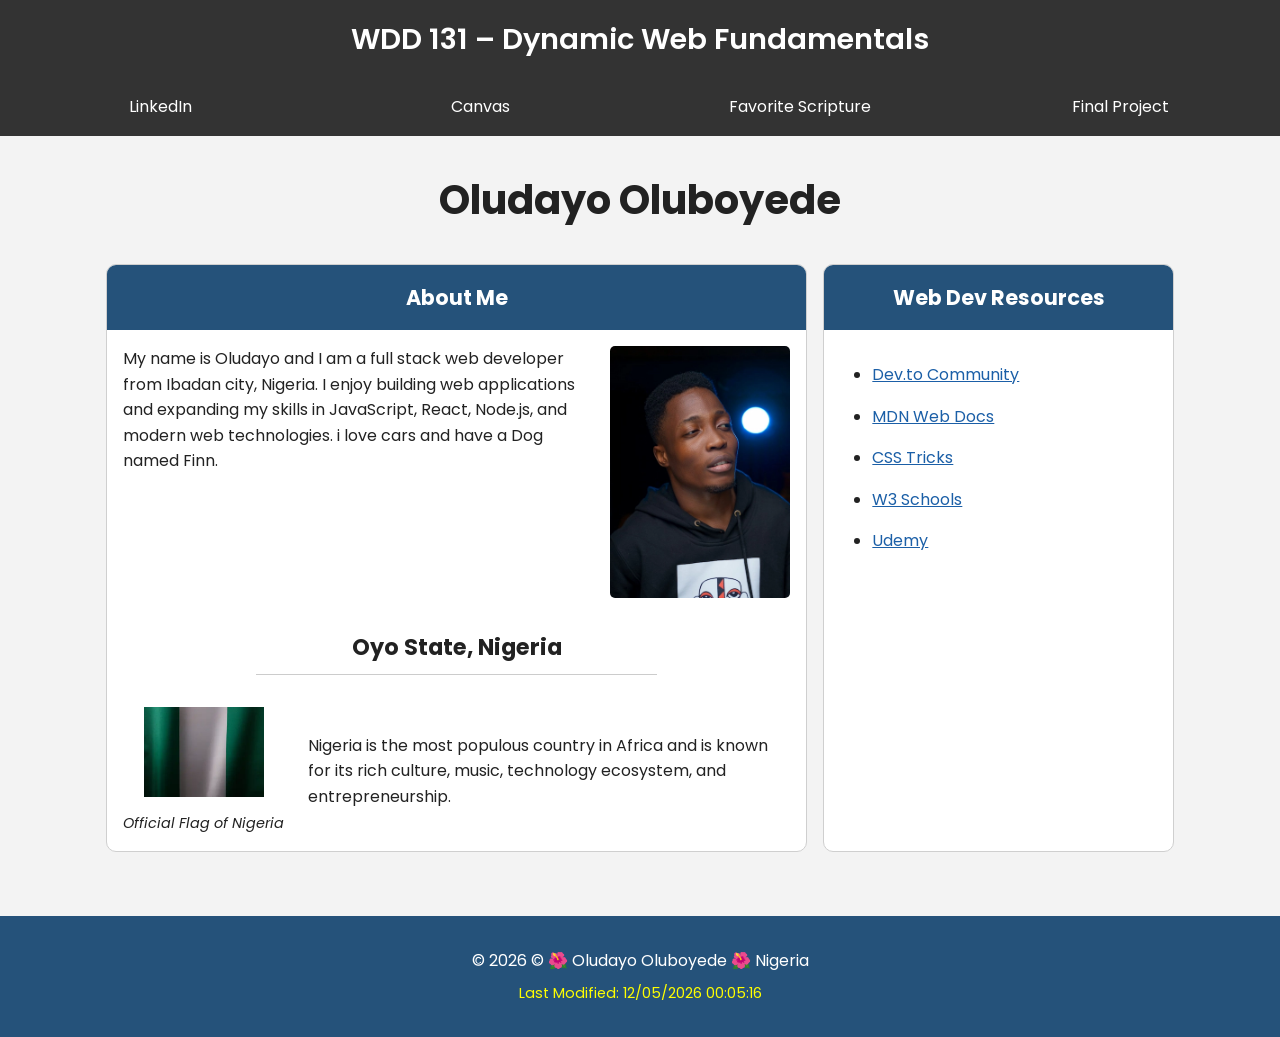
<file: index.html>
<!DOCTYPE html>
<html lang="en">
<head>
    <meta charset="UTF-8">
    <meta name="viewport" content="width=device-width, initial-scale=1.0">
    <meta name="description"
      content="WDD 131 – Dynamic Web Fundamentals | Oludayo Oluboyede | HTML, CSS, JavaScript, Web Development Portfolio">
    <meta name="author" content="Oludayo Oluboyede">

    <title>WDD 131 – Dynamic Web Fundamentals – Oludayo Oluboyede</title>

     <link rel="stylesheet" href="styles/base.css">

    <link rel="preconnect" href="https://fonts.googleapis.com">
    <link rel="preconnect" href="https://fonts.gstatic.com" crossorigin>
    <link href="https://fonts.googleapis.com/css2?family=Roboto:wght@300;400;700&family=Poppins:wght@400;600&display=swap" rel="stylesheet">

    <script src="scripts/getdates.js" defer></script>
</head>
    <body>
<header>
    <span id="course-title">
        WDD 131 – Dynamic Web Fundamentals
    </span>

    <nav>
        <a href="https://www.linkedin.com/" target="_blank">LinkedIn</a>
        <a href="https://byupw.instructure.com/" target="_blank">Canvas</a>
        <a href="https://www.churchofjesuschrist.org/study/scriptures/bofm/1-ne/3?lang=eng&id=p7#p7" target="_blank">
            Favorite Scripture
        </a>
        <a href="#">Final Project</a>
    </nav>
</header>

<main>
    <h1>Oludayo Oluboyede</h1>

    <div class="cards-container">

        <section class="card">
            <h2>About Me</h2>

            <div class="about-content">
                <div>
                    <p>
                        My name is Oludayo and I am a full stack web developer
                        from Ibadan city, Nigeria. I enjoy building web applications and
                        expanding my skills in JavaScript, React, Node.js,
                        and modern web technologies. i love cars and have a Dog named Finn.
                    </p>
                </div>

                <img src="images/profile.webp"
                     alt="Oludayo Oluboyede">
            </div>

            <h3>Oyo State, Nigeria</h3>

            <div class="country-info">
                <figure>
                    <img src="images/nigeria.webp"
                         alt="Official Flag of Nigeria">

                    <figcaption>
                        Official Flag of Nigeria
                    </figcaption>
                </figure>

                <p>
                    Nigeria is the most populous country in Africa and is
                    known for its rich culture, music, technology ecosystem,
                    and entrepreneurship.
                </p>
            </div>
        </section>

        <section class="card">
            <h2>Web Dev Resources</h2>

            <ul>
                <li><a href="https://dev.to/">Dev.to Community</a></li>
                <li><a href="https://developer.mozilla.org/">MDN Web Docs</a></li>
                <li><a href="https://css-tricks.com/">CSS Tricks</a></li>
                <li><a href="https://www.w3schools.com/">W3 Schools</a></li>
                <li><a href="https://www.udemy.com/">Udemy</a></li>
            </ul>
        </section>

    </div>
</main>

<footer>
    <p>
        &copy;
        <span id="currentyear"></span>
        © 🌺 Oludayo Oluboyede 🌺 Nigeria
    </p>

    <p id="lastModified"></p>
</footer>
</body>
</html>
</file>
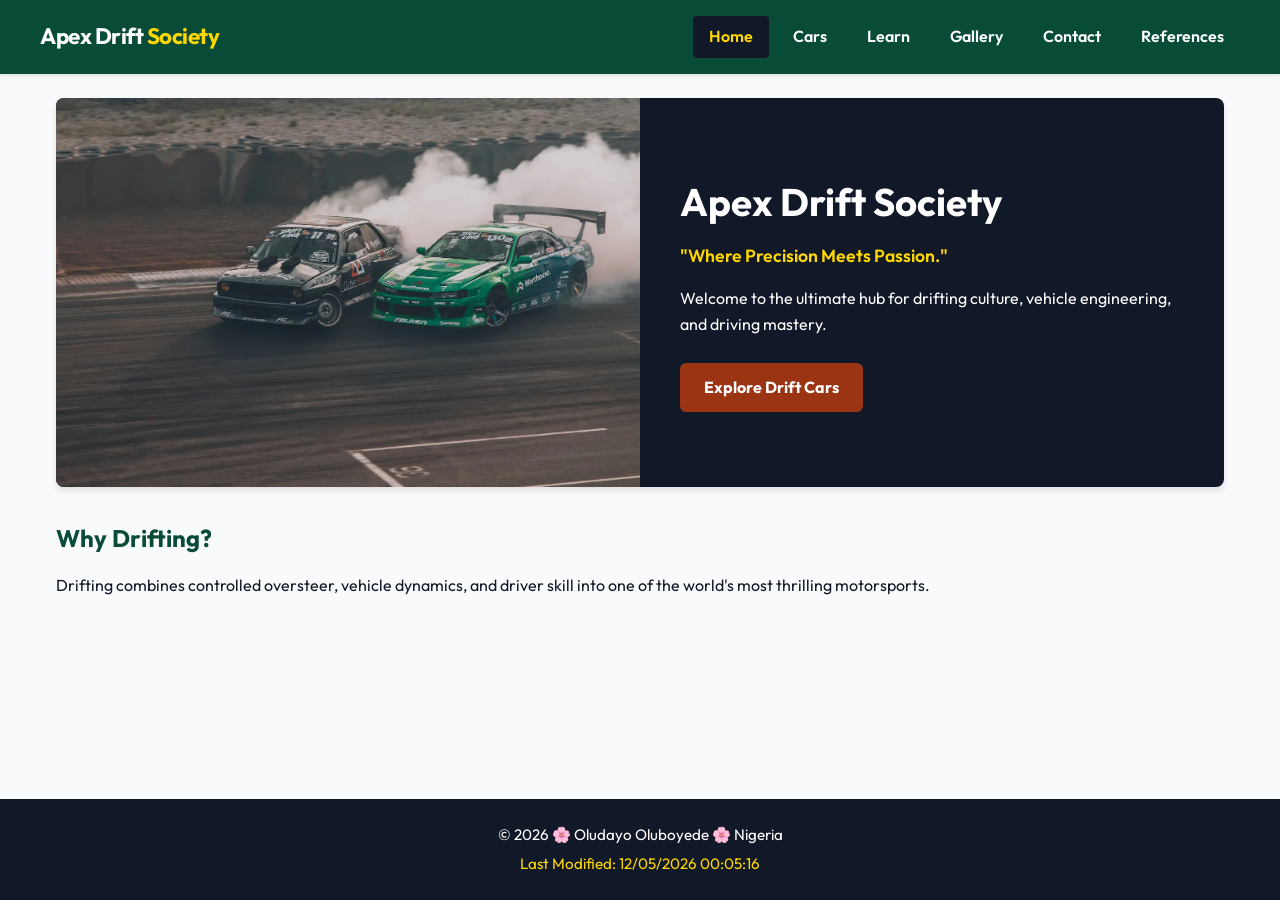
<file: project/index.html>
<!DOCTYPE html>
<html lang="en">
<head>
    <meta charset="UTF-8">
    <meta name="viewport" content="width=device-width, initial-scale=1.0">
    <title>Apex Drift Society | Precision Meets Passion</title>
    <meta name="description" content="Informational community portal dedicated to drifting culture, car specs, driving guides, and motorsport events.">
    <meta name="author" content="Oludayo Oluboyede">

    <link rel="icon" href="favicon.ico">
    
    <link rel="preconnect" href="https://fonts.googleapis.com">
    <link rel="preconnect" href="https://fonts.gstatic.com" crossorigin>
    
    <link rel="stylesheet" href="https://fonts.googleapis.com/css2?family=Outfit:wght@400;600;700&display=swap" media="print" onload="this.media='all'">
    <noscript>
        <link rel="stylesheet" href="https://fonts.googleapis.com/css2?family=Outfit:wght@400;600;700&display=swap">
    </noscript>

    <link rel="stylesheet" href="styles/base.css">
    
    <link rel="stylesheet" href="styles/large.css" media="(min-width: 768px)">
    
    <script src="scripts/main.js" defer></script>
</head>

<body>
    <header>
        <div class="nav-container">
            <a href="index.html" class="logo-text">Apex Drift <span>Society</span></a>
            <button id="hamburger-btn" aria-label="Toggle Navigation Menu" aria-expanded="false">☰</button>
            <nav id="nav-menu">
                <ul>
                    <li><a href="index.html" class="active">Home</a></li>
                    <li><a href="cars.html">Cars</a></li>
                    <li><a href="learn.html">Learn</a></li>
                    <li><a href="gallery.html">Gallery</a></li>
                    <li><a href="contact.html">Contact</a></li>
                    <li><a href="references.html">References</a></li>
                </ul>
            </nav>
        </div>
    </header>

    <main>
        <section class="hero">
            <img src="images/hero-large.webp" 
     alt="Drift car sliding through a corner with smoke" class="hero-image" width="600" height="350" fetchpriority="high">
     
            <div class="hero-content">
                <h1>Apex Drift Society</h1>
                <p class="tagline">"Where Precision Meets Passion."</p>
                <p>Welcome to the ultimate hub for drifting culture, vehicle engineering, and driving mastery.</p>
                <br>
                <a href="cars.html" class="btn-primary">Explore Drift Cars</a>
            </div>
        </section>

        <h2 class="section-title">Why Drifting?</h2>
        <p>Drifting combines controlled oversteer, vehicle dynamics, and driver skill into one of the world's most thrilling motorsports.</p>
    </main>

    <footer>

<p>

© <span id="year"></span> 🌸 Oludayo Oluboyede 🌸 Nigeria

</p>

<p id="lastModified"></p>

</footer>

<script>

document.getElementById("year").textContent =
new Date().getFullYear();

document.getElementById("lastModified").textContent =
`Last Modified: ${document.lastModified}`;

</script>
</body>
</html>
</file>
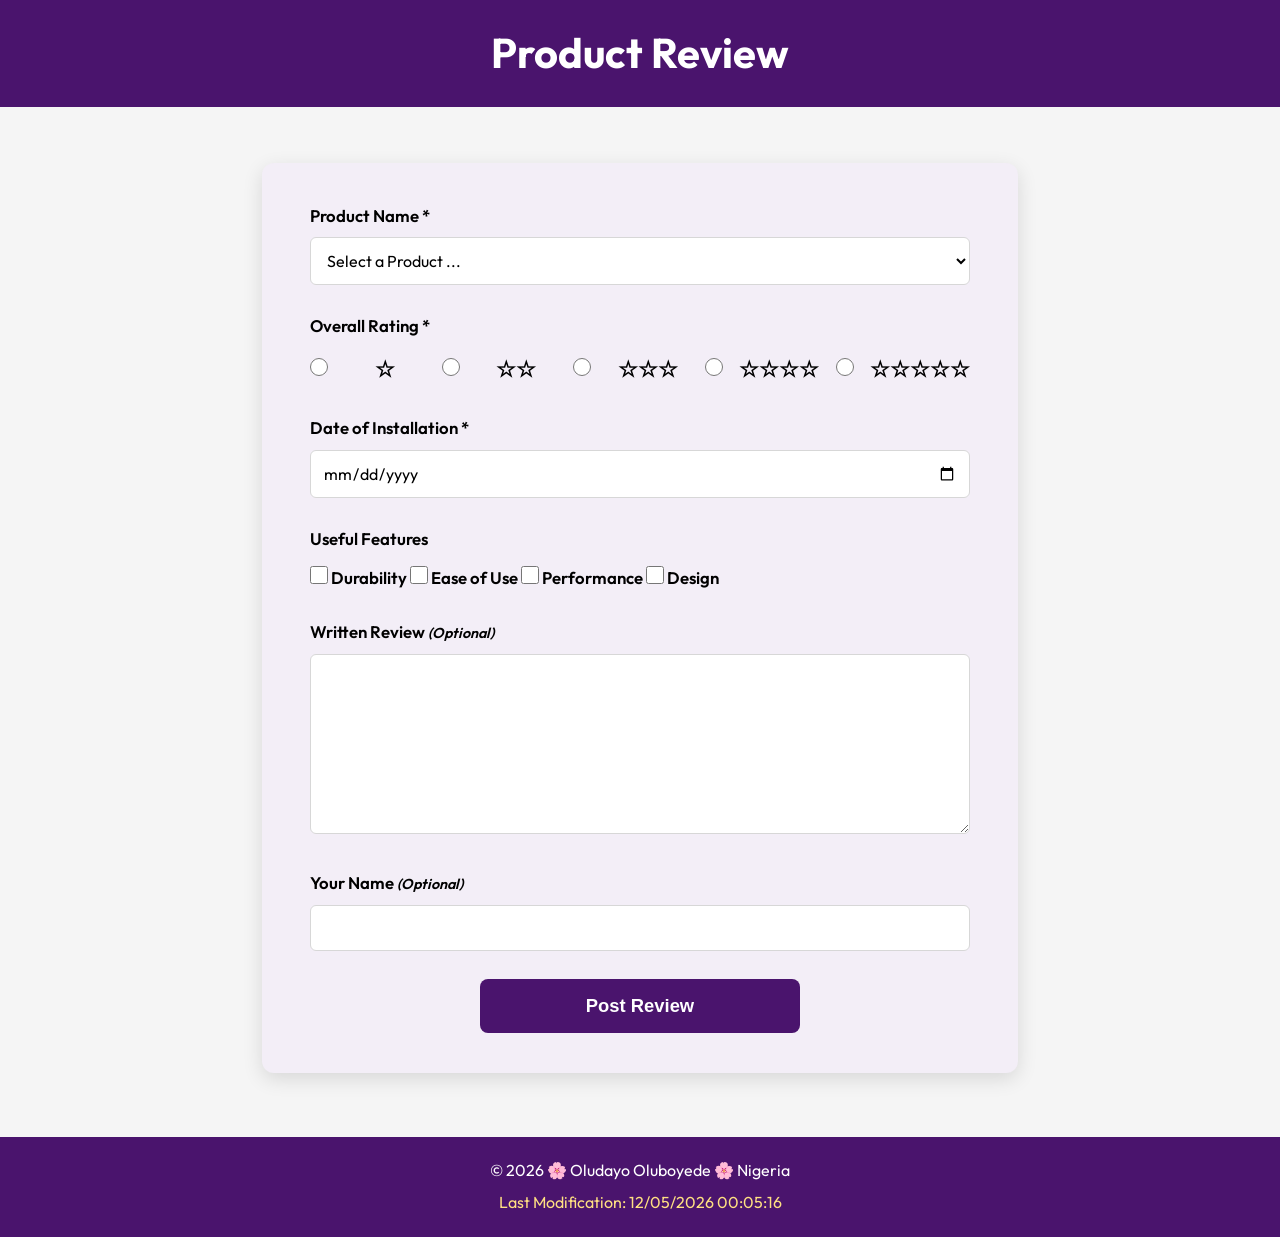
<file: form.html>
<!DOCTYPE html>
<html lang="en">
<head>
    <meta charset="UTF-8">
    <meta name="viewport" content="width=device-width, initial-scale=1.0">

    <meta name="description"
        content="WDD 131 Product Review Form by Oludayo Oluboyede. Submit reviews for products.">

    <meta name="author" content="Oludayo Oluboyede">

    <title>Product Review | WDD 131 | Oludayo Oluboyede</title>

    <!-- Google Font -->
    <link rel="preconnect" href="https://fonts.googleapis.com">
    <link rel="preconnect" href="https://fonts.gstatic.com" crossorigin>

    <link href="https://fonts.googleapis.com/css2?family=Outfit:wght@300;400;500;600;700&display=swap" rel="stylesheet">

    <link rel="stylesheet" href="styles/form.css">
    <link rel="stylesheet" href="styles/form-large.css">

    <script src="scripts/form.js" defer></script>
</head>

<body>

<header>
    <h1>Product Review</h1>
</header>

<main>

<form method="get" action="review.html">

    <!-- PRODUCT -->

    <div class="form-group">

        <label for="productName">
            Product Name <span class="required">*</span>
        </label>

        <select id="productName"
                name="productName"
                required>

            <option value="" selected disabled>
                Select a Product ...
            </option>

            <!-- JavaScript will insert products here -->

        </select>

    </div>

    <!-- RATING -->

    <fieldset class="form-group">
    <legend>Overall Rating <span>*</span></legend>

    <div class="rating">

        <input type="radio" id="rating1" name="rating" value="1" required>
        <label for="rating1">☆</label>

        <input type="radio" id="rating2" name="rating" value="2" required>
        <label for="rating2">☆☆</label>

        <input type="radio" id="rating3" name="rating" value="3" required>
        <label for="rating3">☆☆☆</label>

        <input type="radio" id="rating4" name="rating" value="4" required>
        <label for="rating4">☆☆☆☆</label>

        <input type="radio" id="rating5" name="rating" value="5" required>
        <label for="rating5">☆☆☆☆☆</label>

    </div>

</fieldset>

    <!-- INSTALL DATE -->

    <div class="form-group">

        <label for="installDate">
            Date of Installation
            <span class="required">*</span>
        </label>

        <input
            type="date"
            id="installDate"
            name="installDate"
            required>

    </div>

    <!-- FEATURES -->

   <fieldset class="form-group">

    <legend>Useful Features</legend>

    <div class="checkbox-group">

        <input
            type="checkbox"
            id="durability"
            name="features"
            value="Durability">

        <label for="durability">Durability</label>

        <input
            type="checkbox"
            id="easeOfUse"
            name="features"
            value="Ease of Use">

        <label for="easeOfUse">Ease of Use</label>

        <input
            type="checkbox"
            id="performance"
            name="features"
            value="Performance">

        <label for="performance">Performance</label>

        <input
            type="checkbox"
            id="design"
            name="features"
            value="Design">

        <label for="design">Design</label>

    </div>

</fieldset>

    <!-- REVIEW -->

    <div class="form-group">

        <label for="writtenReview">

            Written Review

            <span class="optional">(Optional)</span>

        </label>

        <textarea
            id="writtenReview"
            name="writtenReview"
            rows="6"></textarea>

    </div>

    <!-- USER -->

    <div class="form-group">

        <label for="userName">

            Your Name

            <span class="optional">(Optional)</span>

        </label>

        <input
            type="text"
            id="userName"
            name="userName">

    </div>

    <!-- SUBMIT -->

    <input
        class="submit-btn"
        type="submit"
        value="Post Review">

</form>

</main>

<footer>

<p>

© <span id="currentyear"></span>

🌸 Oludayo Oluboyede 🌸 Nigeria

</p>

<p id="lastModified"></p>

</footer>

</body>
</html>
</file>
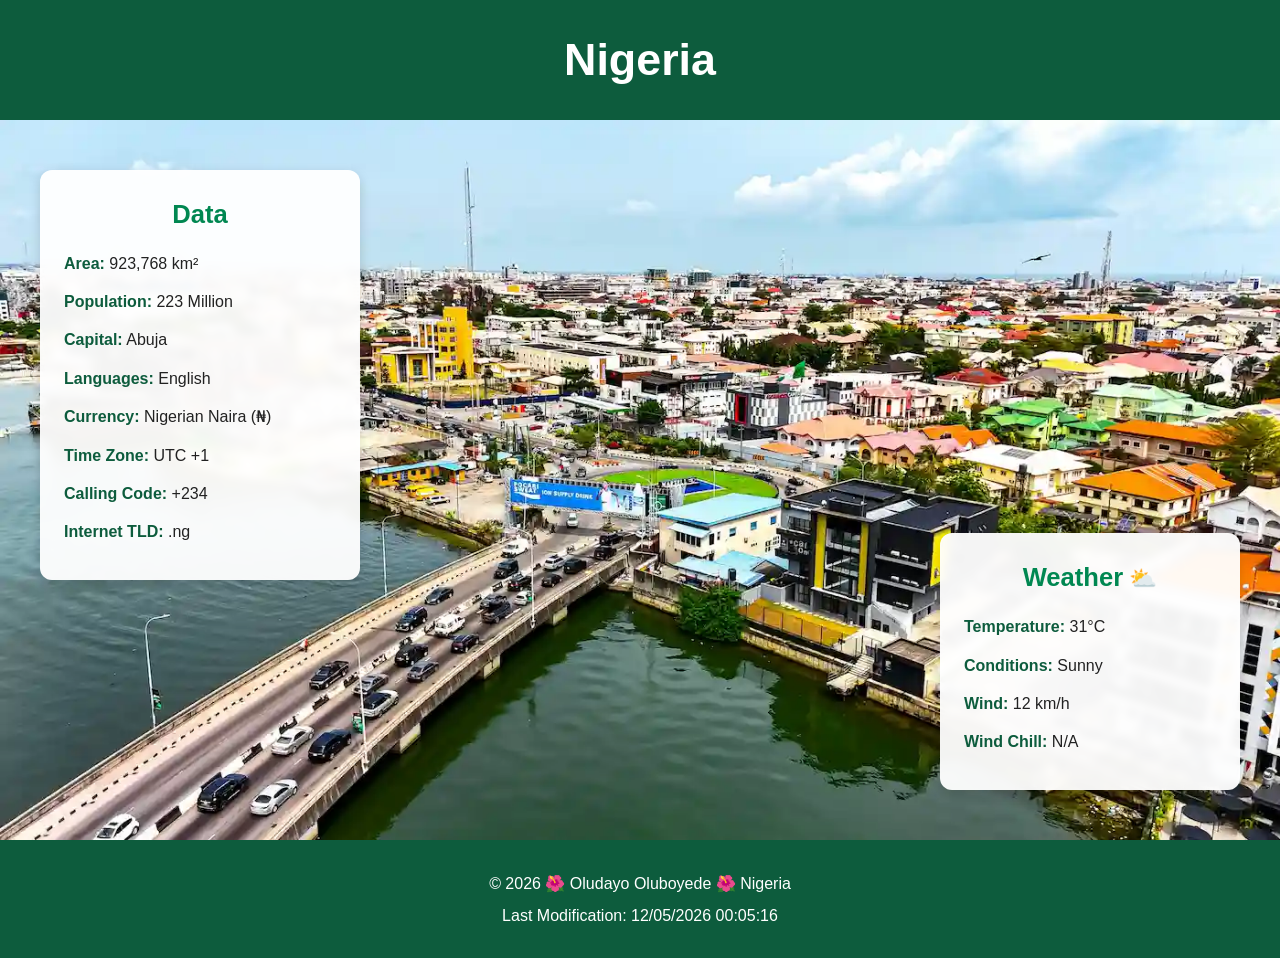
<file: place.html>
<!DOCTYPE html>
<html lang="en">
<head>
    <meta charset="UTF-8">
    <meta name="viewport" content="width=device-width, initial-scale=1.0">

    <meta name="description"
      content="WDD 131  Dynamic Web Fundamentals Place Page by Oludayo Oluboyede. Explore Nigeria through a responsive webpage.">

    <meta name="author" content="Oludayo Oluboyede">

       
    <title> Place Page | Nigeria | WDD 131 – Dynamic Web Fundamentals </title>
    

    <link rel="preconnect" href="https://fonts.googleapis.com">
    <link rel="preconnect" href="https://fonts.gstatic.com" crossorigin>

   <link href="https://fonts.googleapis.com/css2?family=Roboto:ital,wght@0,100;0,300;0,400;0,500;0,700;0,900;1,100;1,300;1,400;1,500;1,700;1,900&display=swap" rel="stylesheet">

    <link rel="stylesheet" href="styles/place.css">
    <link rel="stylesheet" href="styles/place-large.css">

    <script src="scripts/place.js" defer></script>
</head>

<body>
    <header>
        
        <h1>Nigeria</h1>

    </header>


    <main>

    <picture>

        <source
            srcset="images/nigeria-small.webp"
            media="(max-width: 768px)">

        <img
            src="images/nigeria-large.webp"
            alt="Beautiful landscape of Nigeria"
            width="1400"
            height="700"
            fetchpriority="high">

    </picture>

    <section class="card data">

        <h2>Data</h2>

        <ul>

            <li><strong>Area:</strong> 923,768 km²</li>

            <li><strong>Population:</strong> 223 Million</li>

            <li><strong>Capital:</strong> Abuja</li>

            <li><strong>Languages:</strong> English</li>

            <li><strong>Currency:</strong> Nigerian Naira (₦)</li>

            <li><strong>Time Zone:</strong> UTC +1</li>

            <li><strong>Calling Code:</strong> +234</li>

            <li><strong>Internet TLD:</strong> .ng</li>

        </ul>

    </section>

    <section class="card weather">

        <h2>Weather</h2>

        <img
            class="weather-icon"
            src="images/weather.svg"
            alt="Sunny Weather Icon"
            width="60"
            height="60">

        <ul>

            <li><strong>Temperature:</strong> <span id="temp">31</span>°C</li>

            <li><strong>Conditions:</strong> Sunny</li>

            <li><strong>Wind:</strong> <span id="wind">12</span> km/h</li>

            <li><strong>Wind Chill:</strong>

                <span id="windchill"></span>

            </li>

        </ul>

    </section>

</main>

<footer>
    <p>
        &copy;
        <span id="currentyear"></span>
         🌺 Oludayo Oluboyede 🌺 Nigeria
    </p>

    <p id="lastModified"></p>
</footer>

</body>

</html>
</file>
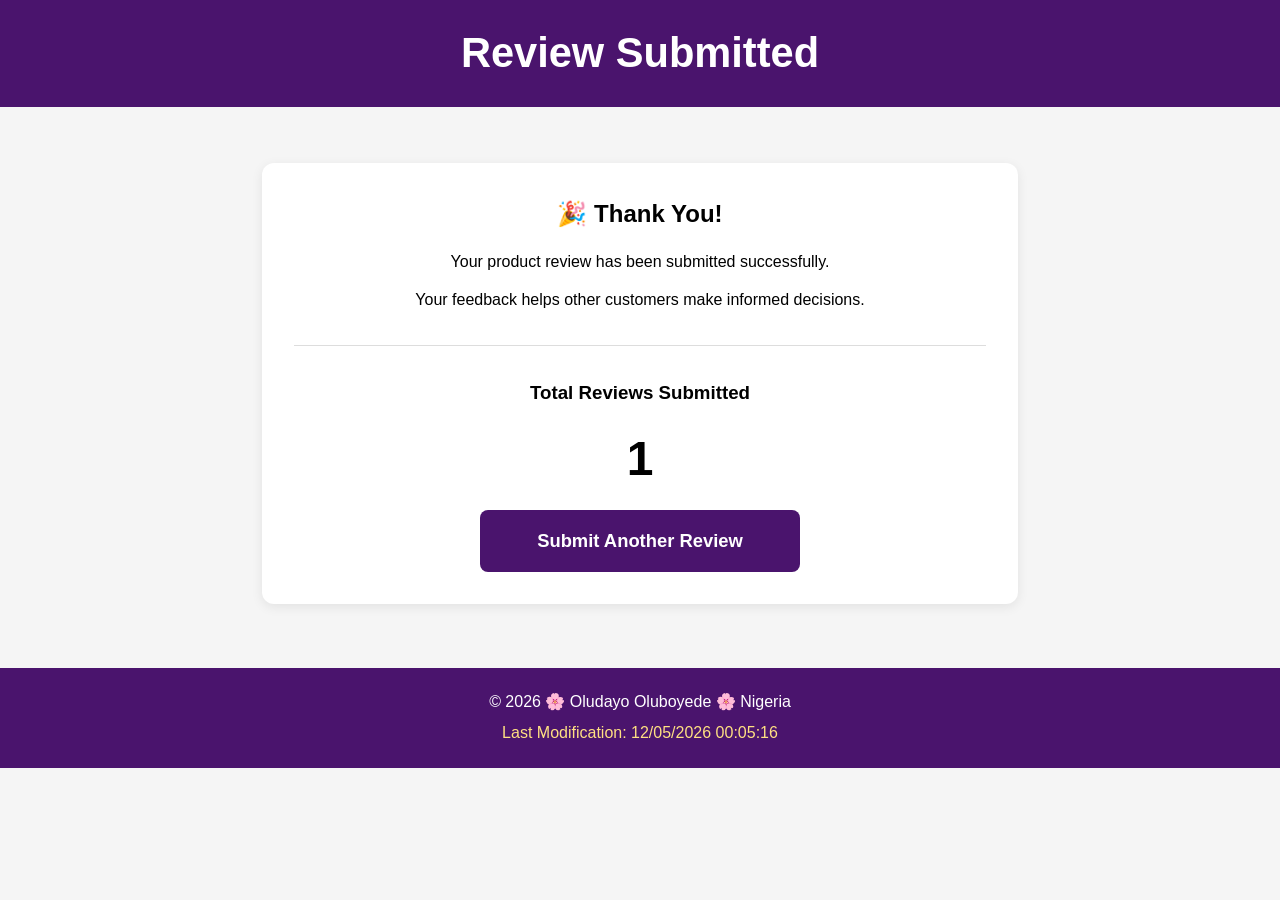
<file: review.html>
<!DOCTYPE html>
<html lang="en">

<head>
    <meta charset="UTF-8">
    <meta name="viewport" content="width=device-width, initial-scale=1.0">

    <meta name="description"
        content="Product Review Confirmation Page for WDD 131 by Oludayo Oluboyede.">
    <meta name="author"
        content="Oludayo Oluboyede">

    <title>Review Submitted | WDD 131</title>

    <!-- Google Font -->
    <link rel="preconnect" href="https://fonts.googleapis.com">
    <link rel="preconnect" href="https://fonts.gstatic.com" crossorigin>

    <link href="https://fonts.googleapis.com/css2?family=Inter:wght@400;500;600;700&display=swap"
        rel="stylesheet">

    <!-- CSS -->
    <link rel="stylesheet" href="styles/form.css">
    <link rel="stylesheet" href="styles/form-large.css">

    <!-- JavaScript -->
    <script src="scripts/review.js" defer></script>

</head>

<body>

<header>

    <h1>Review Submitted</h1>

</header>

<main>

    <section class="confirmation">

        <h2>🎉 Thank You!</h2>

        <p>
            Your product review has been submitted successfully.
        </p>

        <p>
            Your feedback helps other customers make informed decisions.
        </p>

        <hr>

        <h3>Total Reviews Submitted</h3>

        <p class="review-count">
            <span id="reviewCount">0</span>
        </p>

        <a href="form.html" class="submit-btn">
            Submit Another Review
        </a>

    </section>

</main>

<footer>

    <p>
        &copy;
        <span id="currentyear"></span>
        🌸 Oludayo Oluboyede 🌸 Nigeria
    </p>

    <p id="lastModified"></p>

</footer>

</body>

</html>
</file>
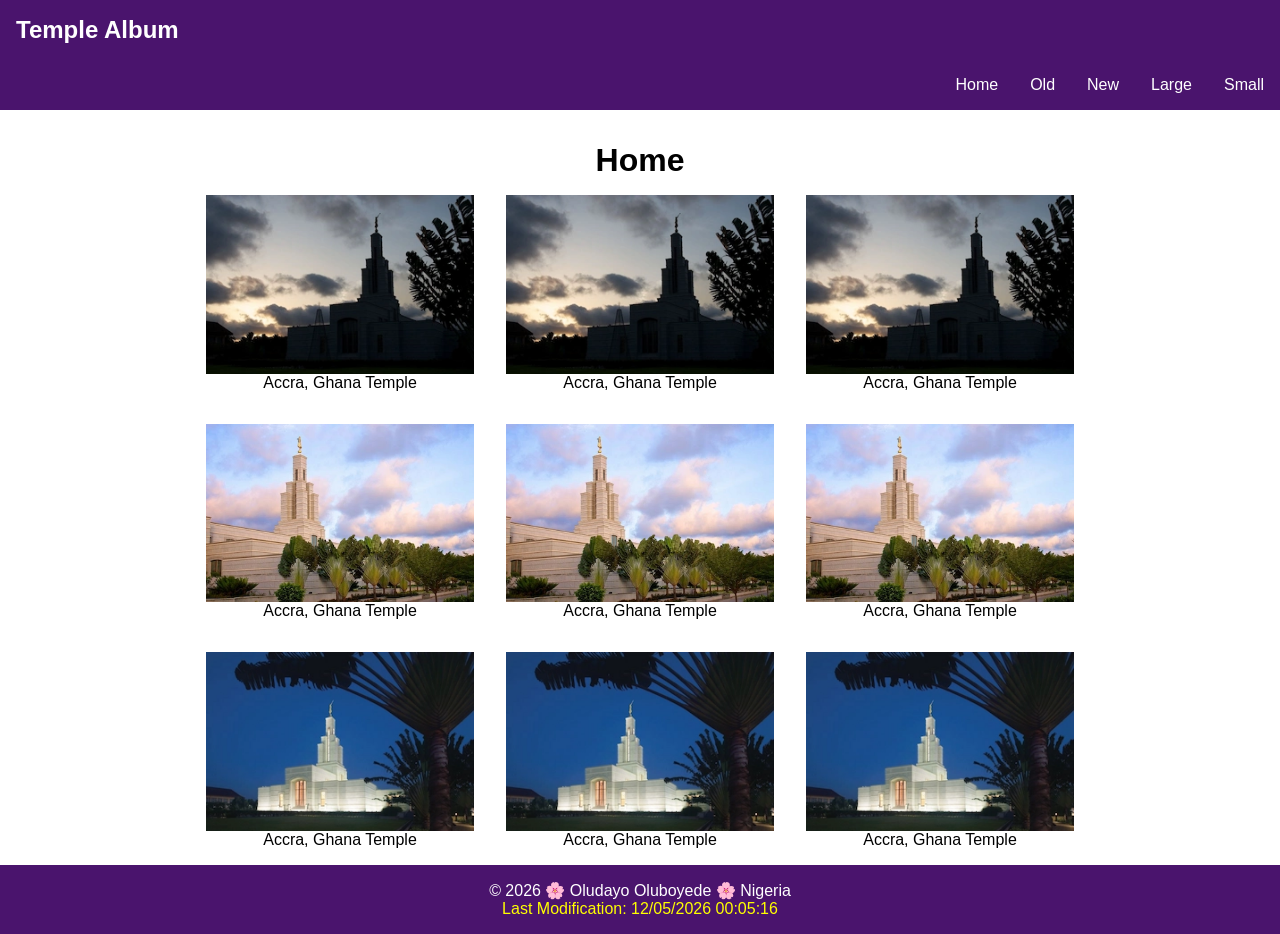
<file: temples.html>
<!DOCTYPE html>
<html lang="en">
<head>
    <meta charset="UTF-8">
    <meta name="viewport" content="width=device-width, initial-scale=1.0">
    <meta name="description"
      content="WDD 131  Dynamic Web Fundamentals Temple Album by Oludayo Oluboyede. A responsive photo gallery.">
    <meta name="author" content="Oludayo Oluboyede">

    <title>Temple Album WDD 131 – Dynamic Web Fundamentals – Oludayo Oluboyede</title>

    <link rel="preconnect" href="https://fonts.googleapis.com">
    <link rel="preconnect" href="https://fonts.gstatic.com" crossorigin>

   <link href="https://fonts.googleapis.com/css2?family=Roboto:ital,wght@0,100;0,300;0,400;0,500;0,700;0,900;1,100;1,300;1,400;1,500;1,700;1,900&display=swap" rel="stylesheet">

    <link rel="stylesheet" href="styles/temples.css">
    <link rel="stylesheet" href="styles/temples-large.css">

    <script src="scripts/temples.js" defer></script>
</head>


    <body>

<header>
    <div class="top-bar">
        <h2>Temple Album</h2>

        <button id="menu">☰</button>
    </div>

    <nav class="hide">
    <a href="#">Home</a>
    <a href="#">Old</a>
    <a href="#">New</a>
    <a href="#">Large</a>
    <a href="#">Small</a>
</nav>
</header>

<main>

<h1>Home</h1>

<div class="gallery">

    <figure>
        <img src="images/accra-three.webp"
             alt="Accra, Ghana Temple">

        <figcaption>Accra, Ghana Temple</figcaption>
    </figure>

     <figure>
        <img src="images/accra-three.webp" 
             alt="Accra, Ghana Temple">

        <figcaption>Accra, Ghana Temple</figcaption>
    </figure>

     <figure>
        <img src="images/accra-three.webp"
             alt="Accra, Ghana Temple">

        <figcaption>Accra, Ghana Temple</figcaption>
    </figure>

     <figure>
        <img src="images/accra-four.webp"
             alt="Accra, Ghana Temple">

        <figcaption>Accra, Ghana Temple</figcaption>
    </figure>

     <figure>
        <img src="images/accra-four.webp"
             alt="Accra, Ghana Temple">

        <figcaption>Accra, Ghana Temple</figcaption>
    </figure>

     <figure>
        <img src="images/accra-four.webp"
             alt="Accra, Ghana Temple">

        <figcaption>Accra, Ghana Temple</figcaption>
    </figure>

     <figure>
        <img src="images/accra-two.webp"
             alt="Accra, Ghana Temple">

        <figcaption>Accra, Ghana Temple</figcaption>
    </figure>

     <figure>
        <img src="images/accra-two.webp"
             alt="Accra, Ghana Temple">

        <figcaption>Accra, Ghana Temple</figcaption>
    </figure>

     <figure>
        <img src="images/accra-two.webp"
             alt="Accra, Ghana Temple">

        <figcaption>Accra, Ghana Temple</figcaption>
    </figure>


</div>

</main>


<footer>

<p>
© <span id="currentyear"></span>
🌸 Oludayo Oluboyede 🌸 Nigeria
</p>

<p id="lastModified"></p>

</footer>
</body>
</html>
</file>
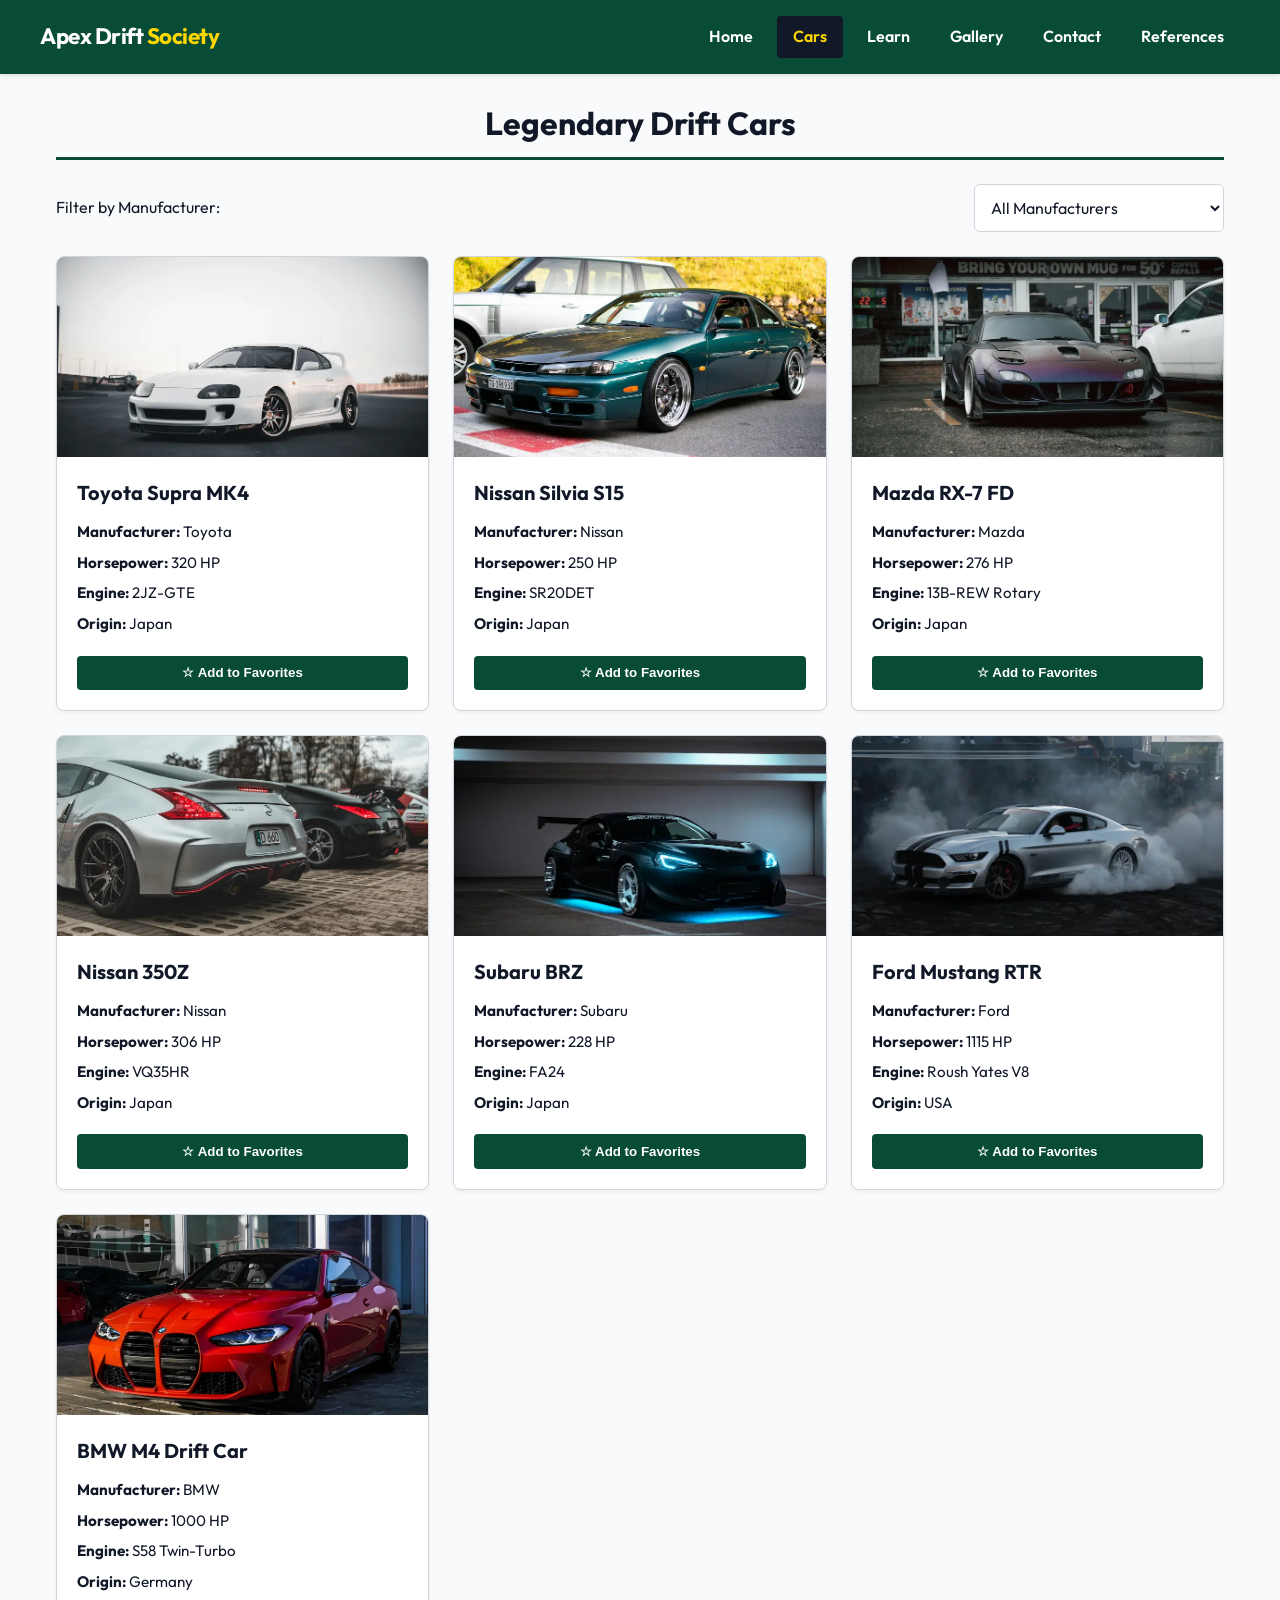
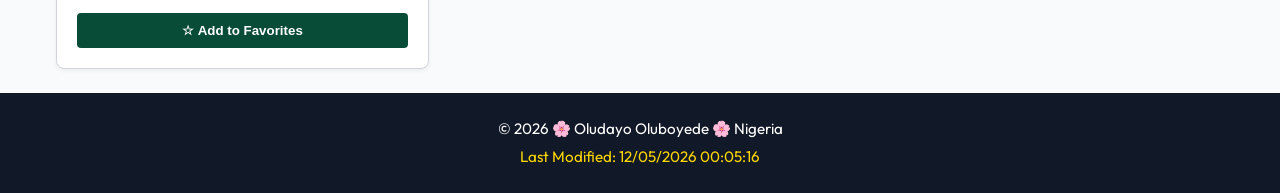
<file: project/cars.html>
<!DOCTYPE html>
<html lang="en">
<head>
    <meta charset="UTF-8">
    <meta name="viewport" content="width=device-width, initial-scale=1.0">
    <title>Drift Cars | Apex Drift Society</title>
    <meta name="description" content="Explore legendary drift car profiles, specs, power outputs, and favorite your top machines.">
    <meta name="author" content="Oludayo Oluboyede">
    <link rel="preconnect" href="https://fonts.googleapis.com">
    <link rel="preconnect" href="https://fonts.gstatic.com" crossorigin>
    <link href="https://fonts.googleapis.com/css2?family=Outfit:wght@300;400;600;700&display=swap" rel="stylesheet">
    <link rel="stylesheet" href="styles/base.css">
    <link rel="stylesheet" href="styles/large.css">
    <script src="scripts/main.js" defer></script>
    <script src="scripts/cars.js" defer></script>
</head>
<body>
    <header>
        <div class="nav-container">
            <a href="index.html" class="logo-text">Apex Drift <span>Society</span></a>
            <button id="hamburger-btn" aria-label="Toggle Navigation Menu" aria-expanded="false">☰</button>
            <nav id="nav-menu">
                <ul>
                    <li><a href="index.html">Home</a></li>
                    <li><a href="cars.html" class="active">Cars</a></li>
                    <li><a href="learn.html">Learn</a></li>
                    <li><a href="gallery.html">Gallery</a></li>
                    <li><a href="contact.html">Contact</a></li>
                    <li><a href="references.html">References</a></li>
                </ul>
            </nav>
        </div>
    </header>

    <main>
        <h1 class="page-title">Legendary Drift Cars</h1>

        <div class="filter-container">
            <label for="manufacturer-filter">Filter by Manufacturer:</label>
            <select id="manufacturer-filter">
                <option value="all">All Manufacturers</option>
                <option value="Toyota">Toyota</option>
                <option value="Nissan">Nissan</option>
                <option value="Mazda">Mazda</option>
                <option value="Subaru">Subaru</option>
                <option value="Ford">Ford</option>
                <option value="BMW">BMW</option>
            </select>
        </div>

        <div id="car-container" class="grid-container">
            <!-- Dynamic JavaScript Content Inserted Here -->
        </div>
    </main>

    <footer>

<p>

© <span id="year"></span> 🌸 Oludayo Oluboyede 🌸 Nigeria

</p>

<p id="lastModified"></p>

</footer>

<script>

document.getElementById("year").textContent =
new Date().getFullYear();

document.getElementById("lastModified").textContent =
`Last Modified: ${document.lastModified}`;

</script>
</body>
</html>
</file>
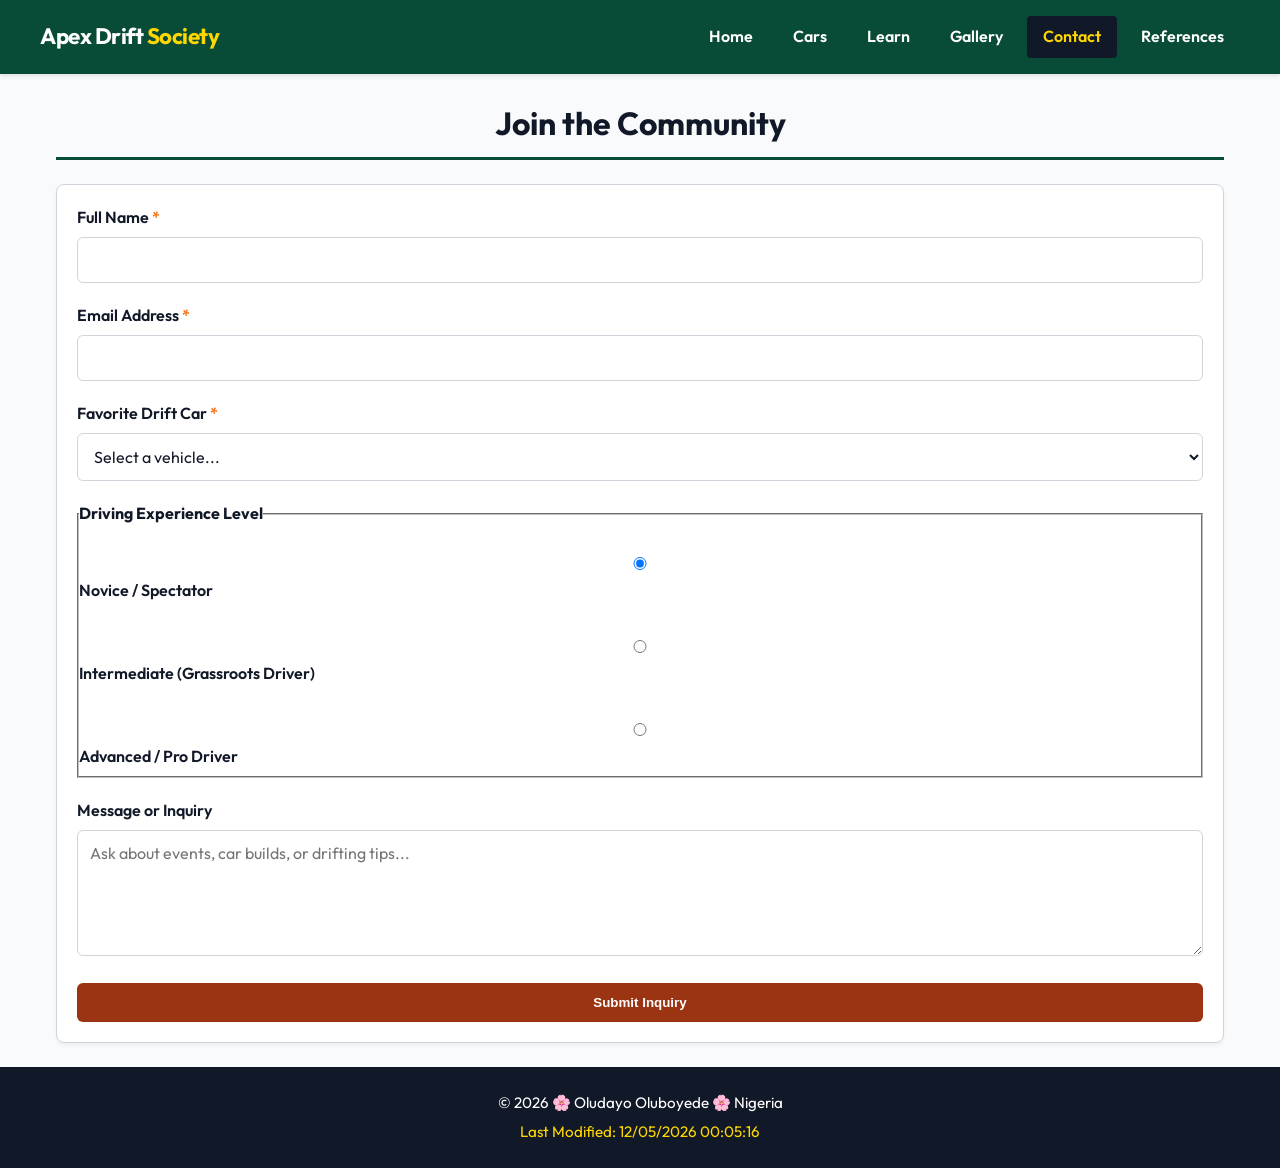
<file: project/contact.html>
<!DOCTYPE html>
<html lang="en">
<head>
    <meta charset="UTF-8">
    <meta name="viewport" content="width=device-width, initial-scale=1.0">
    <title>Contact Us | Apex Drift Society</title>
    <meta name="description" content="Get in touch with Apex Drift Society. Join our community, submit questions, or ask about upcoming drift events.">
    <meta name="author" content="Oludayo Oluboyede">
    
    <!-- Google Fonts -->
    <link rel="preconnect" href="https://fonts.googleapis.com">
    <link rel="preconnect" href="https://fonts.gstatic.com" crossorigin>
    <link href="https://fonts.googleapis.com/css2?family=Outfit:wght@300;400;600;700&display=swap" rel="stylesheet">
    
    <!-- CSS Stylesheets -->
    <link rel="stylesheet" href="styles/base.css">
    <link rel="stylesheet" href="styles/large.css">
    
    <!-- JavaScript Files -->
    <script src="scripts/main.js" defer></script>
    <script src="scripts/contact.js" defer></script>
</head>
<body>
    <header>
        <div class="nav-container">
            <a href="index.html" class="logo-text">Apex Drift <span>Society</span></a>
            <button id="hamburger-btn" aria-label="Toggle Navigation Menu" aria-expanded="false">☰</button>
            <nav id="nav-menu">
                <ul>
                    <li><a href="index.html">Home</a></li>
                    <li><a href="cars.html">Cars</a></li>
                    <li><a href="learn.html">Learn</a></li>
                    <li><a href="gallery.html">Gallery</a></li>
                    <li><a href="contact.html" class="active">Contact</a></li>
                    <li><a href="references.html">References</a></li>
                </ul>
            </nav>
        </div>
    </header>

    <main>
        <h1 class="page-title">Join the Community</h1>

        <!-- Container for dynamic JavaScript submission feedback -->
        <div id="form-feedback"></div>

        <form id="contact-form" method="get" action="contact.html" class="card card-body">
            <div class="form-group">
                <label for="full-name">Full Name <span style="color: #F97316;">*</span></label>
                <input type="text" id="full-name" name="full-name" autocomplete="name" required>
            </div>

            <div class="form-group">
                <label for="user-email">Email Address <span style="color: #F97316;">*</span></label>
                <input type="email" id="user-email" name="user-email" autocomplete="email" required>
            </div>

            <div class="form-group">
                <label for="fav-car-select">Favorite Drift Car <span style="color: #F97316;">*</span></label>
                <select id="fav-car-select" name="fav-car-select" required>
                    <option value="" disabled selected>Select a vehicle...</option>
                    <option value="Toyota Supra MK4">Toyota Supra MK4</option>
                    <option value="Nissan Silvia S15">Nissan Silvia S15</option>
                    <option value="Mazda RX-7 FD">Mazda RX-7 FD</option>
                    <option value="Nissan 350Z">Nissan 350Z</option>
                    <option value="Subaru BRZ">Subaru BRZ</option>
                    <option value="Ford Mustang RTR">Ford Mustang RTR</option>
                    <option value="BMW M4 Drift Car">BMW M4 Drift Car</option>
                </select>
            </div>

            <fieldset class="form-group">
                <legend><strong>Driving Experience Level</strong></legend>
                <br>
                <label for="exp-novice">
                    <input type="radio" id="exp-novice" name="experience" value="Novice" checked> Novice / Spectator
                </label><br>
                <label for="exp-intermediate">
                    <input type="radio" id="exp-intermediate" name="experience" value="Intermediate"> Intermediate (Grassroots Driver)
                </label><br>
                <label for="exp-pro">
                    <input type="radio" id="exp-pro" name="experience" value="Pro"> Advanced / Pro Driver
                </label>
            </fieldset>

            <div class="form-group">
                <label for="message">Message or Inquiry</label>
                <textarea id="message" name="message" rows="5" placeholder="Ask about events, car builds, or drifting tips..."></textarea>
            </div>

            <button type="submit" class="btn-primary">Submit Inquiry</button>
        </form>
    </main>

    <footer>

<p>

© <span id="year"></span> 🌸 Oludayo Oluboyede 🌸 Nigeria

</p>

<p id="lastModified"></p>

</footer>

<script>

document.getElementById("year").textContent =
new Date().getFullYear();

document.getElementById("lastModified").textContent =
`Last Modified: ${document.lastModified}`;

</script>
</body>
</html>
</file>
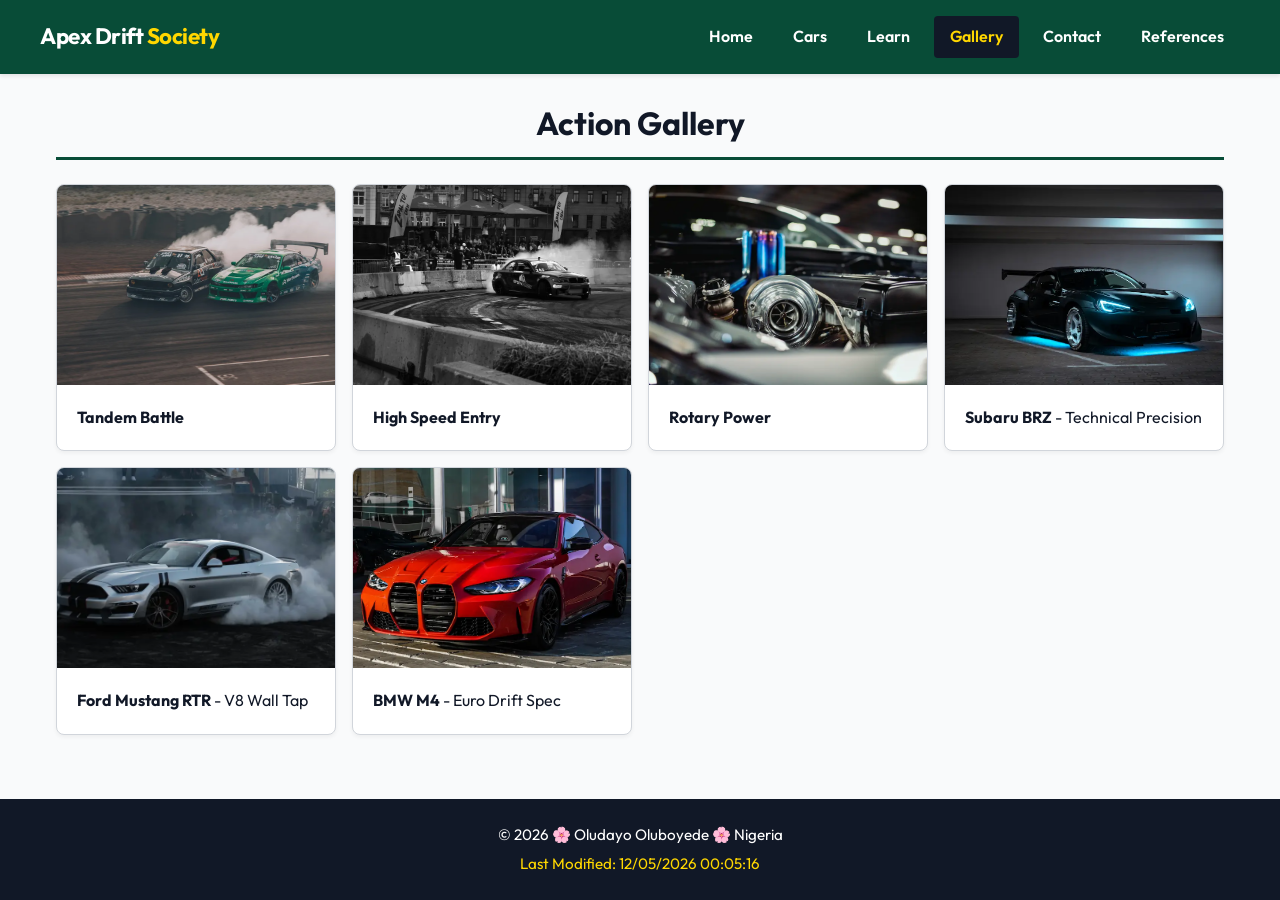
<file: project/gallery.html>
<!DOCTYPE html>
<html lang="en">
<head>
    <meta charset="UTF-8">
    <meta name="viewport" content="width=device-width, initial-scale=1.0">
    <title>Drift Gallery | Apex Drift Society</title>
    <meta name="description" content="High-resolution image gallery showcasing professional drift cars, track events, and tandem drift action.">
    <meta name="author" content="Oludayo Oluboyede">
    <link rel="preconnect" href="https://fonts.googleapis.com">
    <link rel="preconnect" href="https://fonts.gstatic.com" crossorigin>
    <link href="https://fonts.googleapis.com/css2?family=Outfit:wght@300;400;600;700&display=swap" rel="stylesheet">
    <link rel="stylesheet" href="styles/base.css">
    <link rel="stylesheet" href="styles/large.css">
    <script src="scripts/main.js" defer></script>
</head>
<body>
    <header>
        <div class="nav-container">
            <a href="index.html" class="logo-text">Apex Drift <span>Society</span></a>
            <button id="hamburger-btn" aria-label="Toggle Navigation Menu" aria-expanded="false">☰</button>
            <nav id="nav-menu">
                <ul>
                    <li><a href="index.html">Home</a></li>
                    <li><a href="cars.html">Cars</a></li>
                    <li><a href="learn.html">Learn</a></li>
                    <li><a href="gallery.html" class="active">Gallery</a></li>
                    <li><a href="contact.html">Contact</a></li>
                    <li><a href="references.html">References</a></li>
                </ul>
            </nav>
        </div>
    </header>

    <main>
        <h1 class="page-title">Action Gallery</h1>

        <div class="gallery-grid grid-container">
            <figure class="card">
                <img src="images/hero-small.webp" alt="Drifting tandem on track" loading="lazy" width="300" height="200">
                <figcaption class="card-body">
                    <p><strong>Tandem Battle</strong></p>
                </figcaption>
            </figure>

            <figure class="card">
                <img src="images/gallery9.webp" alt="Smoking rear tires during drift" loading="lazy" width="300" height="200">
                <figcaption class="card-body">
                    <p><strong> High Speed Entry</strong></p>
                </figcaption>
            </figure>

            <figure class="card">
                <img src="images/gallery7.webp" alt="Turbo charger" loading="lazy" width="300" height="200">
                <figcaption class="card-body">
                    <p><strong>Rotary Power</strong></p>
                </figcaption>
            </figure>

            <figure class="card">
                <img src="images/brz.webp" alt="Subaru BRZ angled in controlled slide" loading="lazy" width="300" height="200">
                <figcaption class="card-body">
                    <p><strong>Subaru BRZ</strong> - Technical Precision</p>
                </figcaption>
            </figure>

            <figure class="card">
                <img src="images/mustang.webp" alt="Ford Mustang RTR throwing tire smoke" loading="lazy" width="300" height="200">
                <figcaption class="card-body">
                    <p><strong>Ford Mustang RTR</strong> - V8 Wall Tap</p>
                </figcaption>
            </figure>

            <figure class="card">
                <img src="images/bmw-m4.webp" alt="BMW M4 drift car cornering" loading="lazy" width="300" height="200">
                <figcaption class="card-body">
                    <p><strong>BMW M4</strong> - Euro Drift Spec</p>
                </figcaption>
            </figure>
        </div>
    </main>

    <footer>

<p>

© <span id="year"></span> 🌸 Oludayo Oluboyede 🌸 Nigeria

</p>

<p id="lastModified"></p>

</footer>

<script>

document.getElementById("year").textContent =
new Date().getFullYear();

document.getElementById("lastModified").textContent =
`Last Modified: ${document.lastModified}`;

</script>
</body>
</html>
</file>
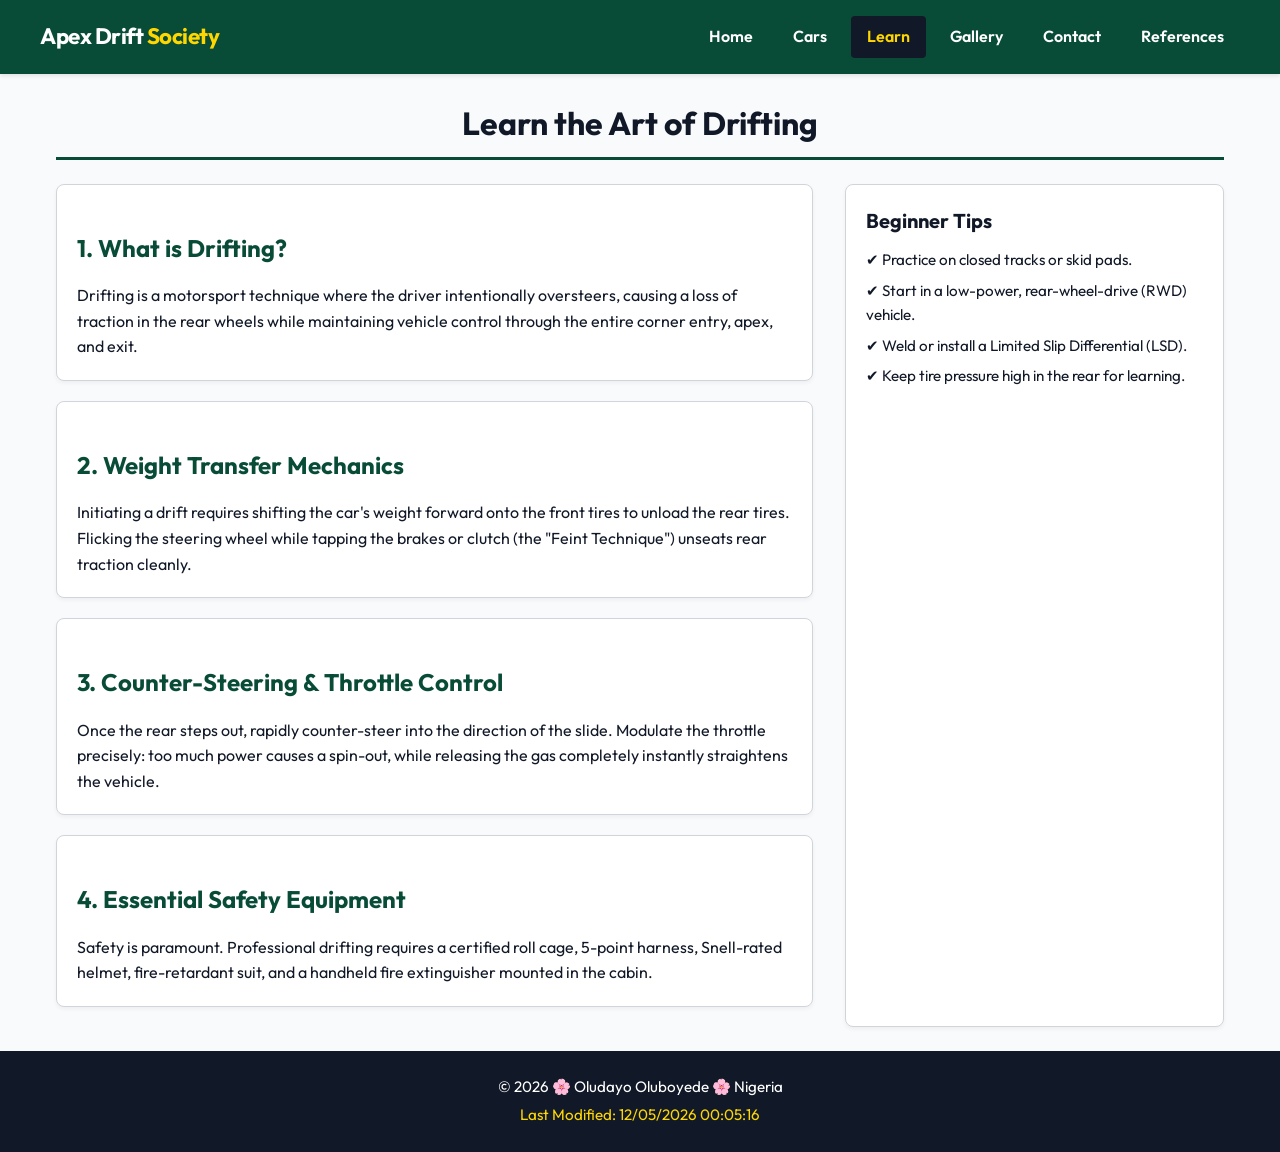
<file: project/learn.html>
<!DOCTYPE html>
<html lang="en">
<head>
    <meta charset="UTF-8">
    <meta name="viewport" content="width=device-width, initial-scale=1.0">
    <title>Learn to Drift | Apex Drift Society</title>
    <meta name="description" content="Comprehensive beginner guide to drifting physics, weight transfer, counter-steering, and essential safety equipment.">
    <meta name="author" content="Oludayo Oluboyede">
    <link rel="preconnect" href="https://fonts.googleapis.com">
    <link rel="preconnect" href="https://fonts.gstatic.com" crossorigin>
    <link href="https://fonts.googleapis.com/css2?family=Outfit:wght@300;400;600;700&display=swap" rel="stylesheet">
    <link rel="stylesheet" href="styles/base.css">
    <link rel="stylesheet" href="styles/large.css">
    <script src="scripts/main.js" defer></script>
</head>
<body>
    <header>
        <div class="nav-container">
            <a href="index.html" class="logo-text">Apex Drift <span>Society</span></a>
            <button id="hamburger-btn" aria-label="Toggle Navigation Menu" aria-expanded="false">☰</button>
            <nav id="nav-menu">
                <ul>
                    <li><a href="index.html">Home</a></li>
                    <li><a href="cars.html">Cars</a></li>
                    <li><a href="learn.html" class="active">Learn</a></li>
                    <li><a href="gallery.html">Gallery</a></li>
                    <li><a href="contact.html">Contact</a></li>
                    <li><a href="references.html">References</a></li>
                </ul>
            </nav>
        </div>
    </header>

    <main>
        <h1 class="page-title">Learn the Art of Drifting</h1>

        <div class="learn-grid">
            <div class="learn-content">
                <article class="card form-group">
                    <div class="card-body">
                        <h2 class="section-title">1. What is Drifting?</h2>
                        <p>Drifting is a motorsport technique where the driver intentionally oversteers, causing a loss of traction in the rear wheels while maintaining vehicle control through the entire corner entry, apex, and exit.</p>
                    </div>
                </article>

                <article class="card form-group">
                    <div class="card-body">
                        <h2 class="section-title">2. Weight Transfer Mechanics</h2>
                        <p>Initiating a drift requires shifting the car's weight forward onto the front tires to unload the rear tires. Flicking the steering wheel while tapping the brakes or clutch (the "Feint Technique") unseats rear traction cleanly.</p>
                    </div>
                </article>

                <article class="card form-group">
                    <div class="card-body">
                        <h2 class="section-title">3. Counter-Steering & Throttle Control</h2>
                        <p>Once the rear steps out, rapidly counter-steer into the direction of the slide. Modulate the throttle precisely: too much power causes a spin-out, while releasing the gas completely instantly straightens the vehicle.</p>
                    </div>
                </article>

                <article class="card form-group">
                    <div class="card-body">
                        <h2 class="section-title">4. Essential Safety Equipment</h2>
                        <p>Safety is paramount. Professional drifting requires a certified roll cage, 5-point harness, Snell-rated helmet, fire-retardant suit, and a handheld fire extinguisher mounted in the cabin.</p>
                    </div>
                </article>
            </div>

            <aside class="card">
                <div class="card-body">
                    <h2 class="card-title">Beginner Tips</h2>
                    <ul class="card-stats">
                        <li>✔ Practice on closed tracks or skid pads.</li>
                        <li>✔ Start in a low-power, rear-wheel-drive (RWD) vehicle.</li>
                        <li>✔ Weld or install a Limited Slip Differential (LSD).</li>
                        <li>✔ Keep tire pressure high in the rear for learning.</li>
                    </ul>
                </div>
            </aside>
        </div>
    </main>

    <footer>

<p>

© <span id="year"></span> 🌸 Oludayo Oluboyede 🌸 Nigeria

</p>

<p id="lastModified"></p>

</footer>

<script>

document.getElementById("year").textContent =
new Date().getFullYear();

document.getElementById("lastModified").textContent =
`Last Modified: ${document.lastModified}`;

</script>
</body>
</html>
</file>
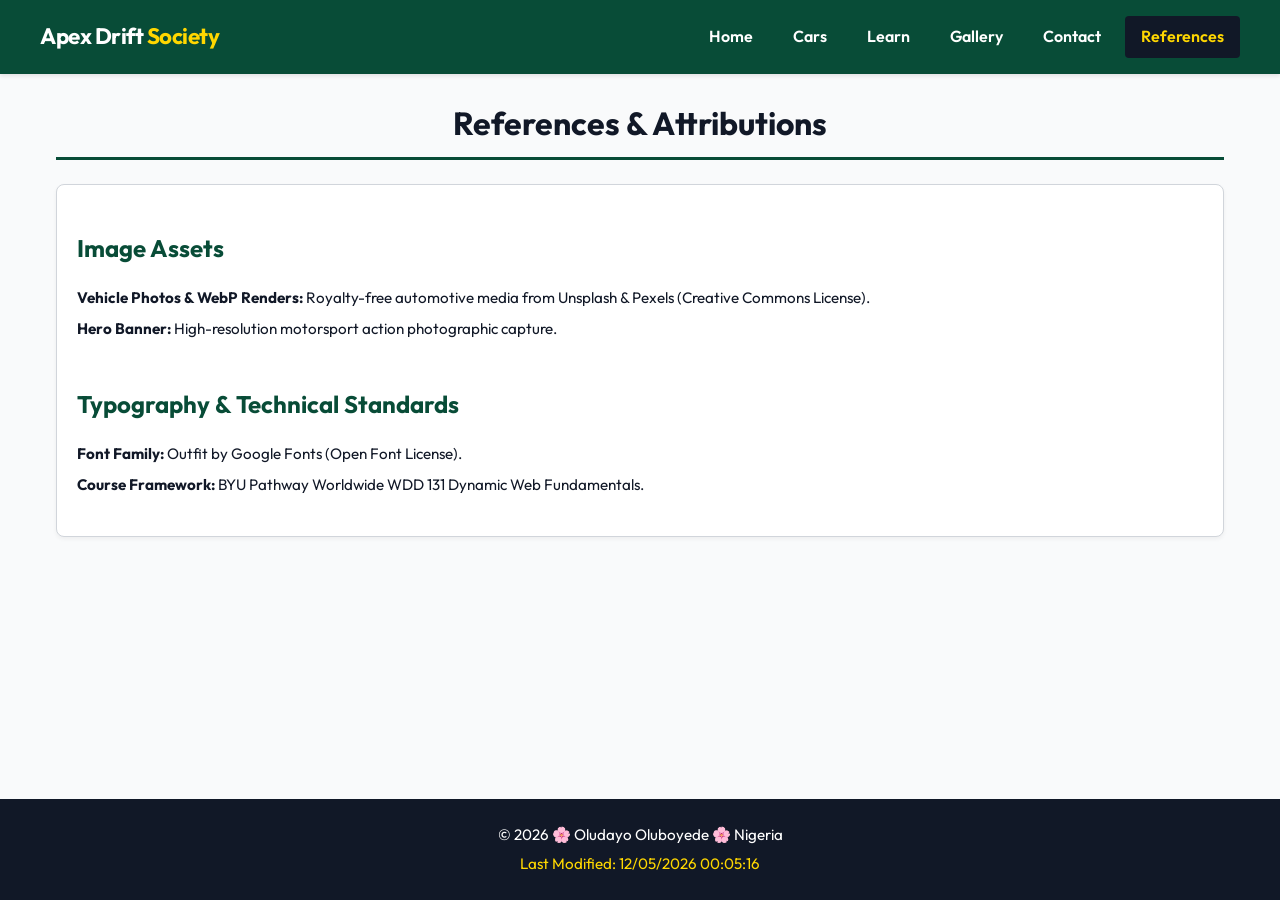
<file: project/references.html>
<!DOCTYPE html>
<html lang="en">
<head>
    <meta charset="UTF-8">
    <meta name="viewport" content="width=device-width, initial-scale=1.0">
    <title>References & Credits | Apex Drift Society</title>
    <meta name="description" content="Attribution page listing all image credits and technical sources used across Apex Drift Society.">
    <meta name="author" content="Oludayo Oluboyede">
    <link rel="preconnect" href="https://fonts.googleapis.com">
    <link rel="preconnect" href="https://fonts.gstatic.com" crossorigin>
    <link href="https://fonts.googleapis.com/css2?family=Outfit:wght@300;400;600;700&display=swap" rel="stylesheet">
    <link rel="stylesheet" href="styles/base.css">
    <link rel="stylesheet" href="styles/large.css">
    <script src="scripts/main.js" defer></script>
</head>
<body>
    <header>
        <div class="nav-container">
            <a href="index.html" class="logo-text">Apex Drift <span>Society</span></a>
            <button id="hamburger-btn" aria-label="Toggle Navigation Menu" aria-expanded="false">☰</button>
            <nav id="nav-menu">
                <ul>
                    <li><a href="index.html">Home</a></li>
                    <li><a href="cars.html">Cars</a></li>
                    <li><a href="learn.html">Learn</a></li>
                    <li><a href="gallery.html">Gallery</a></li>
                    <li><a href="contact.html">Contact</a></li>
                    <li><a href="references.html" class="active">References</a></li>
                </ul>
            </nav>
        </div>
    </header>

    <main>
        <h1 class="page-title">References & Attributions</h1>

        <article class="card card-body">
            <h2 class="section-title">Image Assets</h2>
            <ul class="card-stats">
                <li><strong>Vehicle Photos & WebP Renders:</strong> Royalty-free automotive media from Unsplash & Pexels (Creative Commons License).</li>
                <li><strong>Hero Banner:</strong> High-resolution motorsport action photographic capture.</li>
            </ul>

            <h2 class="section-title">Typography & Technical Standards</h2>
            <ul class="card-stats">
                <li><strong>Font Family:</strong> Outfit by Google Fonts (Open Font License).</li>
                <li><strong>Course Framework:</strong> BYU Pathway Worldwide WDD 131 Dynamic Web Fundamentals.</li>
            </ul>
        </article>
    </main>

    <footer>

<p>

© <span id="year"></span> 🌸 Oludayo Oluboyede 🌸 Nigeria

</p>

<p id="lastModified"></p>

</footer>

<script>

document.getElementById("year").textContent =
new Date().getFullYear();

document.getElementById("lastModified").textContent =
`Last Modified: ${document.lastModified}`;

</script>
</body>
</html>
</file>
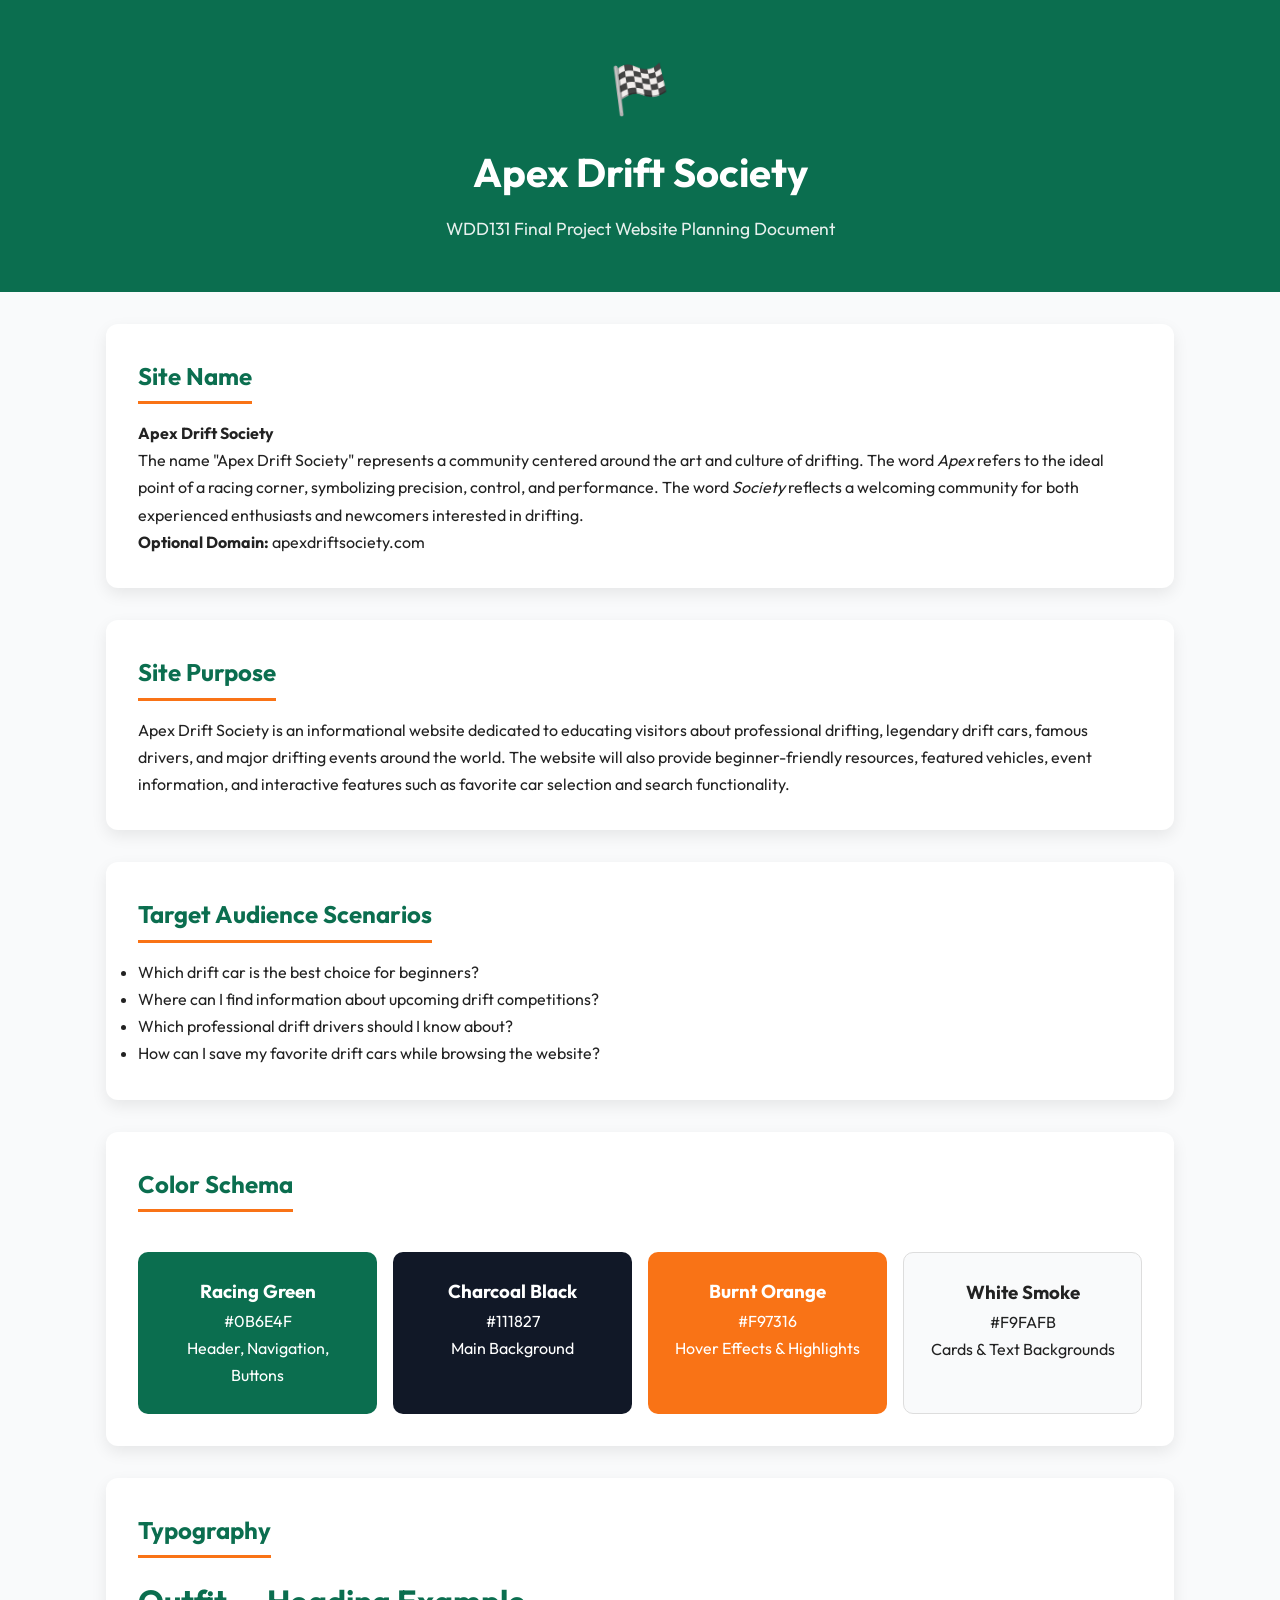
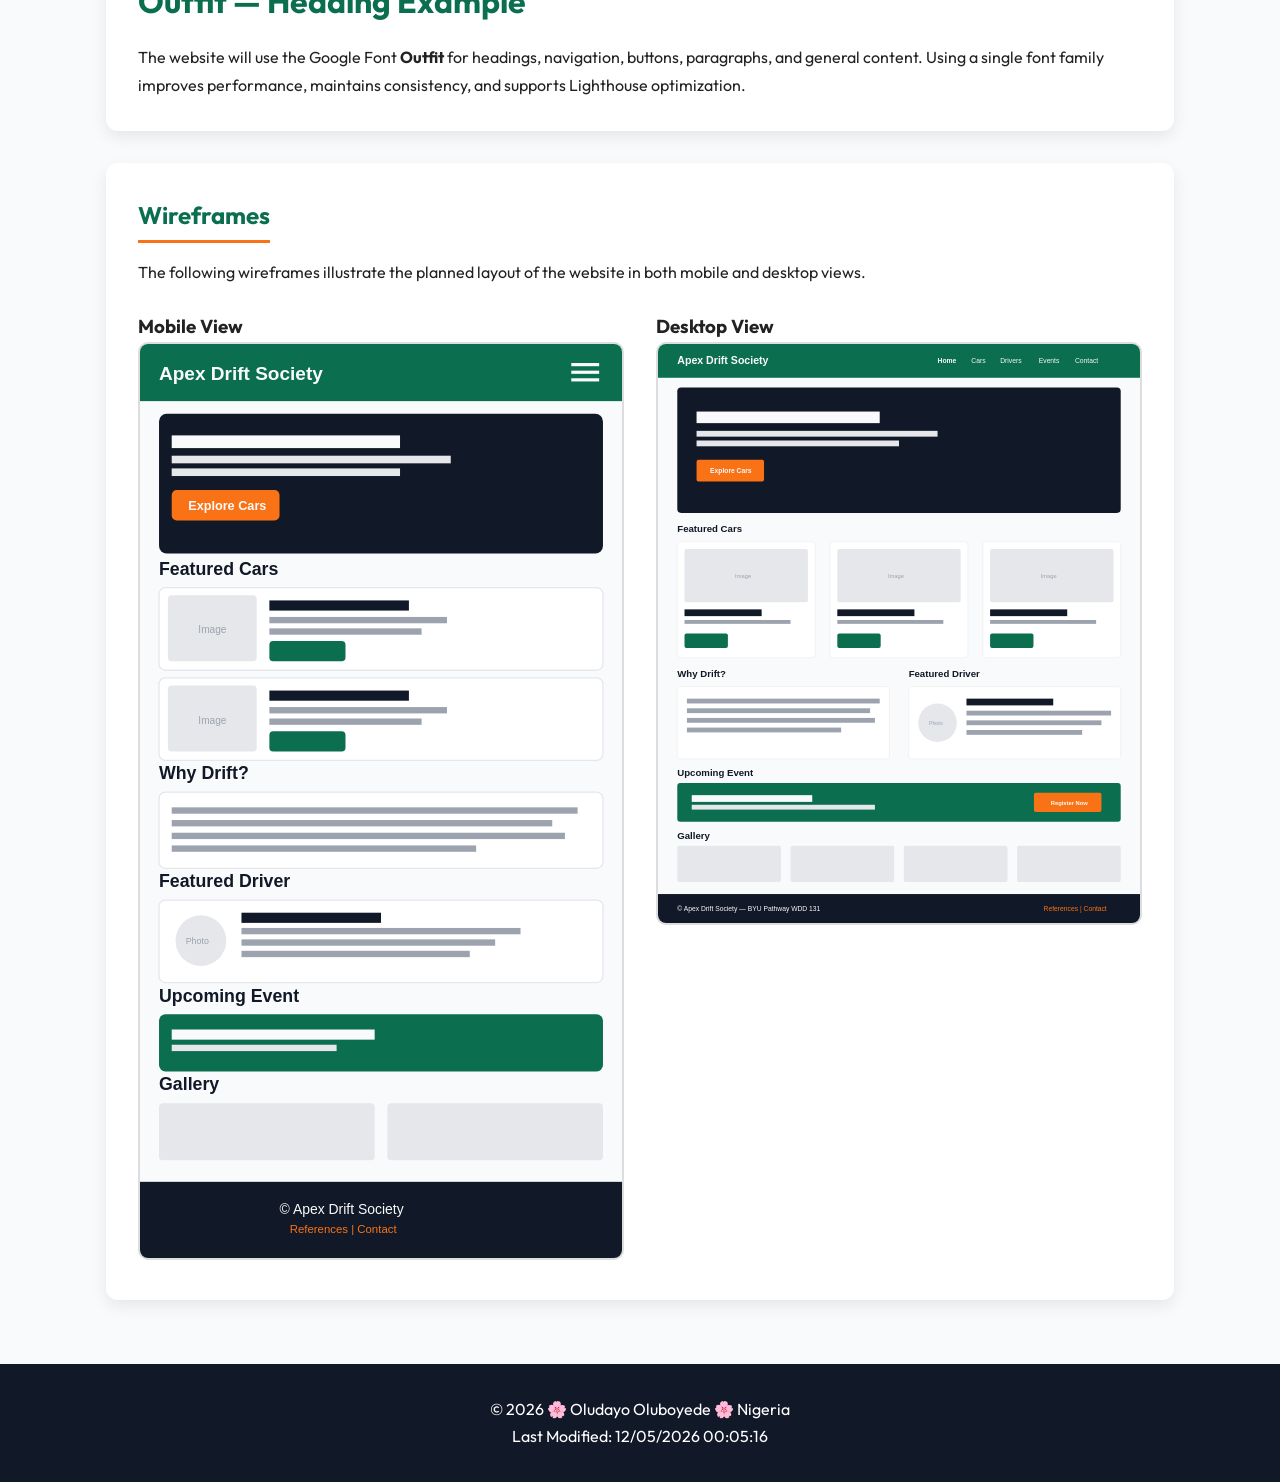
<file: project/siteplan.html>
<!DOCTYPE html>
<html lang="en">
<head>
    <meta charset="UTF-8">
    <meta name="viewport" content="width=device-width, initial-scale=1.0">

    <meta name="description" content="Website planning document for Apex Drift Society, the WDD131 project.">
    <meta name="author" content="Oludayo Oluboyede">

    <title>Apex Drift Society | Site Plan</title>

    <!-- Google Font -->
    <link rel="preconnect" href="https://fonts.googleapis.com">
    <link rel="preconnect" href="https://fonts.gstatic.com" crossorigin>

    <link href="https://fonts.googleapis.com/css2?family=Outfit:wght@300;400;600;700&display=swap" rel="stylesheet">

    <link rel="stylesheet" href="styles/siteplan.css">
</head>

<body>

<header>

    <div class="logo">
        🏁
    </div>

    <h1>Apex Drift Society</h1>

    <p class="subtitle">
        WDD131 Final Project Website Planning Document
    </p>

</header>

<main>

<section class="card">

<h2>Site Name</h2>

<p><strong>Apex Drift Society</strong></p>

<p>
The name "Apex Drift Society" represents a community centered around the art and culture of drifting.
The word <em>Apex</em> refers to the ideal point of a racing corner, symbolizing precision, control, and
performance. The word <em>Society</em> reflects a welcoming community for both experienced enthusiasts
and newcomers interested in drifting.
</p>

<p><strong>Optional Domain:</strong> apexdriftsociety.com</p>

</section>


<section class="card">

<h2>Site Purpose</h2>

<p>

Apex Drift Society is an informational website dedicated to educating visitors about professional
drifting, legendary drift cars, famous drivers, and major drifting events around the world.
The website will also provide beginner-friendly resources, featured vehicles, event information,
and interactive features such as favorite car selection and search functionality.

</p>

</section>


<section class="card">

<h2>Target Audience Scenarios</h2>

<ul>

<li>Which drift car is the best choice for beginners?</li>

<li>Where can I find information about upcoming drift competitions?</li>

<li>Which professional drift drivers should I know about?</li>

<li>How can I save my favorite drift cars while browsing the website?</li>

</ul>

</section>


<section class="card">

<h2>Color Schema</h2>

<div class="colors">

<div class="color-box primary">
<h3>Racing Green</h3>
<p>#0B6E4F</p>
<p>Header, Navigation, Buttons</p>
</div>

<div class="color-box dark">
<h3>Charcoal Black</h3>
<p>#111827</p>
<p>Main Background</p>
</div>

<div class="color-box accent">
<h3>Burnt Orange</h3>
<p>#F97316</p>
<p>Hover Effects & Highlights</p>
</div>

<div class="color-box light">
<h3>White Smoke</h3>
<p>#F9FAFB</p>
<p>Cards & Text Backgrounds</p>
</div>

</div>

</section>


<section class="card">

<h2>Typography</h2>

<h3 class="sample-heading">
Outfit — Heading Example
</h3>

<p>

The website will use the Google Font <strong>Outfit</strong> for headings, navigation,
buttons, paragraphs, and general content. Using a single font family improves performance,
maintains consistency, and supports Lighthouse optimization.

</p>

</section>


<section class="card">

<h2>Wireframes</h2>

<p>

The following wireframes illustrate the planned layout of the website in both mobile
and desktop views.

</p>

<div class="wireframes">

<div>

<h3>Mobile View</h3>

<img src="images/wireframe-mobile.svg"
     alt="Mobile wireframe for Apex Drift Society">

</div>

<div>

<h3>Desktop View</h3>

<img src="images/wireframe-desktop.svg"
     alt="Desktop wireframe for Apex Drift Society">

</div>

</div>

</section>

</main>


<footer>

<p>

© <span id="year"></span> 🌸 Oludayo Oluboyede 🌸 Nigeria

</p>

<p id="lastModified"></p>

</footer>

<script>

document.getElementById("year").textContent =
new Date().getFullYear();

document.getElementById("lastModified").textContent =
`Last Modified: ${document.lastModified}`;

</script>

</body>
</html>
</file>
<file: styles/base.css>
/* * {
    margin: 0;
    padding: 0;
    box-sizing: border-box;
}

body {
    font-family: "Roboto", sans-serif;
    background-color: #f5f5f5;
    color: #222;
    line-height: 1.6;
}

header {
    background-color: #003366;
    color: white;
}

#course-title {
    display: block;
    text-align: center;
    font-size: 2rem;
    font-family: "Poppins", sans-serif;
    padding: 1rem;
}

nav {
    display: flex;
    justify-content: space-around;
    background: #333;
}

nav a {
    color: white;
    text-decoration: none;
    padding: 1rem;
    display: block;
}

nav a:hover {
    background: #0f4c81;
}

main {
    max-width: 1100px;
    margin: 0 auto;
    padding: 1rem;
}

main h1 {
    text-align: center;
    margin-bottom: 2rem;
}

main {
    display: grid;
    grid-template-columns: repeat(auto-fit, minmax(300px, 1fr));
    gap: 2rem;
}

h1 {
    text-align: center;
    margin: 1.5rem 0;
}

main h1 {
    grid-column: 1 / -1;
}

.cards-container {
    display: grid;
    grid-template-columns: 2fr 1fr;
    gap: 1rem;
}

.card {
    border: 1px solid #ccc;
    border-radius: 10px;
    overflow: hidden;
    background: white;
}

.card h2 {
    background: #0f4c81;
    color: white;
    text-align: center;
    padding: 1rem;
}

.card img {
    width: 100%;
    border-radius: 10px;
    margin-bottom: 1rem;
}


.about-content {
    display: flex;
    gap: 1rem;
    padding: 1rem;
    align-items: flex-start;
}

.about-content img {
    width: 180px;
    height: auto;
}


.country-info {
    display: flex;
    gap: 1rem;
    padding: 1rem;
    align-items: center;
}

.country-info img {
    width: 120px;
}

figcaption {
    text-align: center;
    font-style: italic;
    margin-top: .5rem;
}


footer {
    background: #0f4c81;
    color: white;
    text-align: center;
    padding: 1rem;
}

#lastModified {
    color: yellow;
}

footer p {
    margin: 0.5rem 0;
} */


/* Reset */
* {
    margin: 0;
    padding: 0;
    box-sizing: border-box;
}

/* General Page Styling */
body {
    font-family: 'Poppins', sans-serif;
    background-color: #f3f3f3;
    color: #222;
    line-height: 1.6;
}

/* Header */
header {
    background-color: #333;
}

#course-title {
    display: block;
    text-align: center;
    color: white;
    font-size: 1.8rem;
    font-weight: 600;
    padding: 1rem;
}

/* Navigation */
nav {
    display: flex;
    justify-content: space-around;
    align-items: center;
    background-color: #333;
}

nav a {
    color: white;
    text-decoration: none;
    padding: 1rem;
    width: 100%;
    text-align: center;
    transition: background-color 0.3s ease;
}

nav a:hover {
    background-color: #25527a;
}

/* Main Container */
main {
    max-width: 1100px;
    margin: 0 auto;
    padding: 2rem 1rem;
}

/* Main Heading */
main h1 {
    text-align: center;
    font-size: 2.5rem;
    margin-bottom: 2rem;
}

/* Cards Layout */
.cards-container {
    display: grid;
    grid-template-columns: 2fr 1fr;
    gap: 1rem;
}

/* Individual Card */
.card {
    background-color: white;
    border: 1px solid #cfcfcf;
    border-radius: 10px;
    overflow: hidden;
}

/* Card Header */
.card h2 {
    background-color: #25527a;
    color: white;
    text-align: center;
    padding: 1rem;
    font-size: 1.3rem;
}

/* About Section */
.about-content {
    display: flex;
    gap: 1.5rem;
    padding: 1rem;
    align-items: flex-start;
}

.about-content p {
    flex: 1;
}

.about-content img {
    width: 180px;
    height: auto;
    border-radius: 5px;
}

/* Country Heading */
.card h3 {
    text-align: center;
    margin: 1rem;
    font-size: 1.4rem;
}

.card h3::after {
    content: "";
    display: block;
    width: 60%;
    margin: 0.5rem auto;
    border-bottom: 1px solid #ccc;
}

/* Country Information Section */
.country-info {
    display: flex;
    gap: 1.5rem;
    padding: 1rem;
    align-items: center;
}

.country-info figure {
    text-align: center;
}

.country-info img {
    width: 120px;
    height: auto;
}

.country-info figcaption {
    margin-top: 0.5rem;
    font-style: italic;
    font-size: 0.9rem;
}

.country-info p {
    flex: 1;
}

/* Resources Card */
.card ul {
    padding: 2rem;
    margin-left: 1rem;
}

.card li {
    margin-bottom: 1rem;
}

.card a {
    color: #1b5fa7;
}

.card a:hover {
    color: #25527a;
}

/* Footer */
footer {
    background-color: #25527a;
    color: white;
    text-align: center;
    padding: 1.5rem;
    margin-top: 2rem;
}

footer p {
    margin: 0.5rem 0;
}

#lastModified {
    color: yellow;
    font-size: 0.9rem;
}


@media screen and (max-width: 768px) {

    nav {
        flex-direction: column;
    }

    .cards-container {
        grid-template-columns: 1fr;
    }

    .about-content,
    .country-info {
        flex-direction: column;
        text-align: center;
    }

    .about-content img,
    .country-info img {
        margin: 0 auto;
    }
}
</file>
<file: project/styles/base.css>
:root {
    
    --primary-color: #084C37;     
    --secondary-color: #111827;   
    
    --accent-color: #C2410C;      
    --accent-hover: #9A3412;

    --accent-gold: #FFD700;       

    --light-bg: #F9FAFB;          
    --card-bg: #FFFFFF;
    --text-color: #111827;
    --border-color: #D1D5DB;
    --focus-ring: #C2410C;
}

* {
    box-sizing: border-box;
    margin: 0;
    padding: 0;
}

body {
    font-family: 'Outfit', -apple-system, BlinkMacSystemFont, "Segoe UI", Roboto, sans-serif;
    background-color: var(--light-bg);
    color: var(--text-color);
    line-height: 1.6;
    display: flex;
    flex-direction: column;
    min-height: 100vh;
}
img {
    max-width: 100%;
    height: auto;
    aspect-ratio: attr(width) / attr(height);
}

/* Header & Navigation */
header {
    background-color: var(--primary-color);
    color: #FFFFFF;
    padding: 1rem;
    position: sticky;
    top: 0;
    z-index: 1000;
    box-shadow: 0 2px 4px rgba(0, 0, 0, 0.1);
}

.nav-container {
    display: flex;
    justify-content: space-between;
    align-items: center;
    max-width: 1200px;
    margin: 0 auto;
}

.logo-text {
    font-size: 1.4rem;
    font-weight: 700;
    color: #FFFFFF;
    text-decoration: none;
    letter-spacing: -0.5px;
}

.logo-text span {
    color: var(--accent-gold); /* AAA Pass: 11.2:1 contrast ratio on dark green */
}

#hamburger-btn {
    background: none;
    border: none;
    color: #FFFFFF;
    font-size: 1.8rem;
    cursor: pointer;
    padding: 0.25rem 0.5rem;
}

#hamburger-btn:focus {
    outline: 2px solid var(--accent-gold);
}

nav {
    display: none;
    background-color: var(--secondary-color);
    width: 100%;
}

nav.open {
    display: block;
}

nav ul {
    list-style: none;
    display: flex;
    flex-direction: column;
}

nav a {
    display: block;
    color: #FFFFFF;
    text-decoration: none;
    padding: 0.85rem 1.5rem;
    font-weight: 600;
    border-bottom: 1px solid rgba(255, 255, 255, 0.15);
    transition: background-color 0.2s, color 0.2s;
}

nav a:hover,
nav a.active {
    background-color: var(--secondary-color);
    color: var(--accent-gold); /* AAA Pass: 14.5:1 contrast ratio on dark charcoal */
}

/* Main Content Layout */
main {
    flex: 1;
    width: 100%;
    max-width: 1200px;
    margin: 0 auto;
    padding: 1.5rem 1rem;
}

/* Hero Section */
.hero {
    background-color: var(--secondary-color);
    color: #FFFFFF;
    border-radius: 8px;
    overflow: hidden;
    margin-bottom: 2rem;
    box-shadow: 0 4px 6px rgba(0, 0, 0, 0.1);
}

.hero-image {
    width: 100%;
    height: auto;
    display: block;
    object-fit: cover;
}

.hero-content {
    padding: 1.5rem;
    text-align: center;
}

.hero h1 {
    font-size: 1.8rem;
    color: #FFFFFF;
    margin-bottom: 0.5rem;
}

.tagline {
    color: var(--accent-gold); 
    font-size: 1.1rem;
    font-weight: 600;
    margin-bottom: 1rem;
}

.btn-primary {
    display: inline-block;
    background-color: var(--accent-hover);
    color: #FFFFFF; 
    text-decoration: none;
    padding: 0.75rem 1.5rem;
    font-weight: 700;
    border-radius: 6px;
    border: none;
    cursor: pointer;
    transition: background-color 0.2s;
}

.btn-primary:hover {
    background-color: var(--accent-hover);
}

/* Page Titles & Sections */
.page-title {
    font-size: 2rem;
    color: var(--secondary-color);
    margin-bottom: 1.5rem;
    text-align: center;
    border-bottom: 3px solid var(--primary-color);
    padding-bottom: 0.5rem;
}

.section-title {
    font-size: 1.5rem;
    color: var(--primary-color);
    margin: 1.5rem 0 1rem;
}

/* Card Component */
.grid-container {
    display: grid;
    grid-template-columns: 1fr;
    gap: 1.5rem;
}

.card {
    background-color: var(--card-bg);
    border: 1px solid var(--border-color);
    border-radius: 8px;
    overflow: hidden;
    box-shadow: 0 2px 4px rgba(0, 0, 0, 0.05);
    display: flex;
    flex-direction: column;
}

.card img {
    width: 100%;
    height: 200px;
    object-fit: cover;
}

.card-body {
    padding: 1.25rem;
    display: flex;
    flex-direction: column;
    flex: 1;
}

.card-title {
    font-size: 1.25rem;
    color: var(--secondary-color);
    margin-bottom: 0.5rem;
}

.card-stats {
    list-style: none;
    margin-bottom: 1rem;
    font-size: 0.95rem;
}

.card-stats li {
    padding: 0.2rem 0;
}

.btn-fav {
    margin-top: auto;
    background-color: var(--primary-color);
    color: #FFFFFF; /* AAA Pass: 8.8:1 contrast ratio */
    border: none;
    padding: 0.6rem 1rem;
    border-radius: 4px;
    font-weight: 600;
    cursor: pointer;
}

.btn-fav.active {
    background-color: var(--accent-color);
    color: #FFFFFF; /* AAA Pass: 7.1:1 contrast ratio */
}

/* Filter Bar */
.filter-container {
    margin-bottom: 1.5rem;
    display: flex;
    flex-direction: column;
    gap: 0.5rem;
}

.filter-container select {
    padding: 0.75rem;
    border: 1px solid var(--border-color);
    border-radius: 6px;
    font-family: inherit;
    font-size: 1rem;
    background-color: var(--card-bg);
    color: var(--text-color);
}

/* Form Styles */
.form-group {
    margin-bottom: 1.25rem;
}

.form-group label {
    display: block;
    font-weight: 600;
    margin-bottom: 0.4rem;
    color: var(--text-color);
}

.form-group input,
.form-group select,
.form-group textarea {
    width: 100%;
    padding: 0.75rem;
    border: 1px solid var(--border-color);
    border-radius: 6px;
    font-family: inherit;
    font-size: 1rem;
    background-color: var(--card-bg);
    color: var(--text-color);
}

.form-group input:focus,
.form-group select:focus,
.form-group textarea:focus {
    outline: 3px solid var(--focus-ring);
}

/* Footer */
footer {
    background-color: var(--secondary-color);
    color: #FFFFFF;
    text-align: center;
    padding: 1.5rem 1rem;
    margin-top: auto;
    font-size: 0.95rem;
}

footer a {
    color: var(--accent-gold); 
    text-decoration: underline;
}

footer a:hover {
    color: #FFFFFF;
}

#lastModified {
    color: var(--accent-gold);
    margin-top: 0.25rem;
}
</file>
<file: project/styles/large.css>
@media (min-width: 768px) {

    /* Hide Hamburger, Show Desktop Nav */
    #hamburger-btn {
        display: none;
    }

    nav {
        display: block !important;
        width: auto;
        background: none;
    }

    nav ul {
        flex-direction: row;
        gap: 0.5rem;
    }

    nav a {
        border-bottom: none;
        border-radius: 4px;
        padding: 0.5rem 1rem;
    }

    /* Hero Section Horizontal Layout */
    .hero {
        display: grid;
        grid-template-columns: 1fr 1fr;
        align-items: center;
    }

    .hero-content {
        text-align: left;
        padding: 2.5rem;
    }

    .hero h1 {
        font-size: 2.4rem;
    }

    /* Grid Layouts for Multi-Column Display */
    .grid-container {
        grid-template-columns: repeat(2, 1fr);
    }

    .filter-container {
        flex-direction: row;
        align-items: center;
        justify-content: space-between;
    }

    .filter-container select {
        width: 250px;
    }

    /* Learn Page Layout */
    .learn-grid {
        display: grid;
        grid-template-columns: 2fr 1fr;
        gap: 2rem;
    }
}

@media (min-width: 1024px) {
    .grid-container {
        grid-template-columns: repeat(3, 1fr);
    }

    .gallery-grid {
        display: grid;
        grid-template-columns: repeat(4, 1fr);
        gap: 1rem;
    }
}
</file>
<file: styles/form.css>
/* CSS VARIABLES */

:root {
    --primary: #4a146d;
    --primary-light: #f3eef7;
    --accent: #ffd54f;
    --text: #000000;
    --white: #ffffff;
    --border: #d7d7d7;
    --shadow: rgba(0, 0, 0, 0.12);
}

/* RESET */


* {
    margin: 0;
    padding: 0;
    box-sizing: border-box;
}

/* BODY */

body {
    font-family: "Outfit", sans-serif;
    background: #f5f5f5;
    color: var(--text);
    line-height: 1.6;
}

/* HEADER */


header {
    background: var(--primary);
    color: var(--white);
    text-align: center;
    padding: 1.25rem;
}

header h1 {
    font-size: 2rem;
    font-weight: 700;
}

/* MAIN */

main {
    max-width: 650px;
    margin: 1.5rem auto;
    padding: 0 1rem;
}

/* FORM */

form {
    background: var(--primary-light);
    padding: 1.5rem;
    border-radius: 12px;
    box-shadow: 0 6px 20px var(--shadow);
}

/* FORM GROUP */

.form-group {
    margin-bottom: 1.5rem;
}

/* LABELS */


label,
legend {
    font-weight: 600;
    color: var(--text);
}

.required {
    color: var(--text);
}

.optional {
    font-size: .9rem;
    color: var(--text);
    font-style: italic;
}


/* INPUTS */

select,
input[type="text"],
input[type="date"],
textarea {
    width: 100%;
    margin-top: .5rem;
    padding: .75rem;
    border: 1px solid var(--border);
    border-radius: 6px;
    font-family: inherit;
    font-size: 1rem;
    background: var(--white);
}

textarea {
    resize: vertical;
    min-height: 140px;
}


/* FIELDSETS */

fieldset {
    border: none;
    margin-bottom: 1.5rem;
}

legend {
    margin-bottom: .75rem;
}


/* STAR RATING */

.rating {
    display: flex;
    justify-content: space-between;
    gap: .4rem;
    flex-wrap: wrap;
}

.rating label {
    display: flex;
    flex-direction: column;
    align-items: center;
    cursor: pointer;
    font-size: 1.2rem;
    color: var(--text);
    flex: 1;
}

.rating input[type="radio"] {
    margin-top: .35rem;
    width: 18px;
    height: 18px;
}

/* CHECKBOXES */

fieldset label:has(input[type="checkbox"]) {
    display: flex;
    align-items: center;
    gap: .6rem;
    margin-bottom: .6rem;
    font-weight: 500;
}

input[type="checkbox"] {
    width: 18px;
    height: 18px;
}

/* SUBMIT BUTTON */

.submit-btn {
    width: 100%;
    padding: .9rem;
    border: none;
    border-radius: 8px;
    background: var(--primary);
    color: var(--white);
    font-size: 1.1rem;
    font-weight: 700;
    cursor: pointer;
    transition: .25s ease;
}

.submit-btn:hover {
    background: #641f90;
}

.submit-btn:focus-visible {
    outline: 3px solid var(--accent);
    outline-offset: 3px;
}

/* FOCUS */

input:focus-visible,
select:focus-visible,
textarea:focus-visible {
    outline: 3px solid var(--accent);
    outline-offset: 2px;
}

/* FOOTER */

footer {
    margin-top: 2rem;
    padding: 1rem;
    text-align: center;
    background: var(--primary);
    color: var(--white);
}

footer p {
    margin: .35rem 0;
}

#lastModified {
    color: #ffe082;
}






/* Review Confirmation Page  */
   

.confirmation {
    background: #ffffff;
    border-radius: 12px;
    padding: 2rem;
    text-align: center;
    box-shadow: 0 3px 12px rgba(0,0,0,.08);
}

.confirmation h2 {
    color: var(--primary-color);
    margin-bottom: 1rem;
}

.confirmation h3 {
    margin-top: 2rem;
    color: var(--secondary-color);
}

.confirmation p {
    margin: .8rem 0;
}

.review-count {
    font-size: 3rem;
    font-weight: 700;
    color: var(--primary-color);
    margin: 1rem 0 2rem;
}

.confirmation hr {
    margin: 2rem 0;
    border: none;
    border-top: 1px solid #ddd;
}

.confirmation .submit-btn {
    display: inline-block;
    text-decoration: none;
    text-align: center;
}
</file>
<file: styles/form-large.css>
/* ==========================================
   Larger Screens (768px and above)
========================================== */

@media screen and (min-width: 768px) {

    main {
        max-width: 750px;
        padding: 2rem;
    }

    form {
        padding: 2rem 2.5rem;
    }

    header h1 {
        font-size: 2.4rem;
    }

    .form-group {
        margin-bottom: 1.75rem;
    }

    fieldset {
        margin-bottom: 1.75rem;
    }

    /* Keep the stars evenly spaced */
    .rating {
        justify-content: space-around;
        gap: 1rem;
    }

    .rating label {
        font-size: 1.35rem;
    }

    textarea {
        min-height: 180px;
    }

    .submit-btn {
        font-size: 1.15rem;
        padding: 1rem;
    }
}

/* ==========================================
   Large Desktop (1024px and above)
========================================== */

@media screen and (min-width: 1024px) {

    main {
        max-width: 820px;
    }

    form {
        padding: 2.5rem 3rem;
    }

    header h1 {
        font-size: 2.6rem;
    }

    label,
    legend {
        font-size: 1.05rem;
    }

    select,
    input[type="text"],
    input[type="date"],
    textarea {
        font-size: 1rem;
    }

    .submit-btn {
        max-width: 320px;
        display: block;
        margin: 0 auto;
    }
}
</file>
<file: styles/place.css>
:root {
    --primary-color: #008751;
    --secondary-color: #ffffff;
    --accent-color: #0d5c3d;
    --text-color: #222222;
    --background-color: #f4f4f4;
    --card-background: #ffffff;
    --shadow: 0 4px 12px rgba(0, 0, 0, 0.15);
    --border-radius: 10px;

    --heading-font: "Inter", sans-serif;
    --body-font: "Inter", sans-serif;
}


* {
    margin: 0;
    padding: 0;
    box-sizing: border-box;
}


body {
    font-family: var(--body-font);
    background: var(--background-color);
    color: var(--text-color);
    line-height: 1.6;
}


header {
    background: var(--accent-color);
    color: var(--secondary-color);
    text-align: center;
    padding: 1.25rem;
}

header h1 {
    font-size: 2rem;
    font-weight: 700;
}


picture {
    display: block;
}

picture img {
    display: block;
    width: 100%;
    height: auto;
}


main {
    max-width: 1200px;
    margin: auto;
}


.card {
    background: var(--card-background);
    margin: 1.5rem;
    padding: 1.5rem;

    border-radius: var(--border-radius);

    box-shadow: var(--shadow);
}


.card h2 {
    text-align: center;
    margin-bottom: 1rem;
    color: var(--primary-color);
    font-size: 1.6rem;
}


.card ul {
    list-style: none;
}

.card li {
    margin: .8rem 0;
}

.card strong {
    color: var(--accent-color);
}


.weather-icon {
    display: block;

    margin: 0 auto 1rem auto;

    width: 60px;

    height: auto;
}


footer {
    margin-top: 2rem;

    background: var(--accent-color);

    color: var(--card-background);

    text-align: center;

    padding: 1.5rem;
}

footer p {   
    
    margin: .4rem;
}

#lastModified {
    color: var(--secondary-color);
}


a {
    color: inherit;
}

img {
    max-width: 100%;
     display: block;
}


strong {
    font-weight: 700;
}


@media (max-width: 500px) {

    .card {

        margin: 1rem;

        padding: 1rem;

    }

    header h1 {

        font-size: 1.7rem;

    }

}
</file>
<file: styles/place-large.css>
@media screen and (min-width: 900px) {



    header {
        padding: 1.5rem;
    }

    header h1 {
        font-size: 2.8rem;
    }



    main {
        position: relative;
        max-width: 1400px;
        margin: 0 auto;
    }



    picture img {
        width: 100%;
        height: auto;
        display: block;
    }



    .data {
        position: absolute;

        top: 50px;
        left: 40px;

        width: 320px;

        background: rgba(255,255,255,.95);

        z-index: 10;
    }



    .weather {
        position: absolute;

        bottom: 50px;
        right: 40px;

        width: 300px;

        background: rgba(255,255,255,.95);

        z-index: 10;
    }

    .weather h2::after {

        content: " ⛅";

        font-size: 1.4rem;

    }

    .weather-icon {

        display: none;

    }


    .card {

        margin: 0;

        border-radius: 12px;

        backdrop-filter: blur(4px);

    }

    .card h2 {

        margin-bottom: 1rem;

    }

    .card li {

        margin-bottom: .7rem;

    }

    footer {

        margin-top: 0;

    }

}
</file>
<file: styles/temples.css>
*{
margin:0;
padding:0;
box-sizing:border-box;
}

body{

font-family:Poppins,sans-serif;

}

header{

background:#4a146d;
color:white;

}

.top-bar{

display:flex;
justify-content:space-between;
align-items:center;
padding:1rem;

}

nav {
    display: flex;
    flex-direction: column;
}

nav.hide {
    display: none;
}

nav a {
    color: white;
    text-decoration: none;
    padding: 1rem;
    text-align: center;
}

nav a:hover {
    background: #68308d;
}



#menu{

background:none;
border:none;
font-size:2rem;
color:white;
cursor:pointer;

}

/* .navigation{

display:none;
flex-direction:column;

}

.navigation.open{

display:flex;

}

.navigation a{

color:white;
text-decoration:none;
padding:1rem;
text-align:center;

}

.navigation a:hover{

background:#68308d;

} */

main{

max-width:900px;
margin:auto;
padding:1rem;

}

h1{

text-align:center;
margin:1rem;

}

.gallery{

display:grid;
grid-template-columns:1fr;
gap:2rem;

}

figure{
    
width: 100%;
text-align:center;

}

figure img{

width:100%;
height: auto;
display: block;

}


footer{

background:#4a146d;
color:white;
text-align:center;
padding:1rem;

}

#lastModified{

color:yellow;

}
</file>
<file: styles/temples-large.css>
@media screen and (min-width: 640px) {

    #menu {
        display: none;
    }

    nav {
        display: flex;
        flex-direction: row;
        justify-content: flex-end;
    }

    nav.hide {
        display: flex;
    }

    .gallery {
        grid-template-columns: repeat(2, 1fr);
    }
}
@media screen and (min-width: 960px) {

    .gallery {
        grid-template-columns: repeat(3, 1fr);
    }
}
</file>
<file: project/styles/siteplan.css>
:root{

    --primary:#0B6E4F;
    --secondary:#111827;
    --accent:#F97316;
    --light:#F9FAFB;
    --white:#FFFFFF;
    --text:#222222;

}

/* ---------- RESET ---------- */

*{

    margin:0;
    padding:0;
    box-sizing:border-box;

}

/* ---------- BODY ---------- */

body{

    font-family:'Outfit',sans-serif;

    background:var(--light);

    color:var(--text);

    line-height:1.7;

}

/* ---------- HEADER ---------- */

header{

    background:var(--primary);

    color:white;

    text-align:center;

    padding:3rem 1rem;

}

.logo{

    font-size:3rem;

    margin-bottom:.5rem;

}

header h1{

    font-size:2.5rem;

    margin-bottom:.5rem;

}

.subtitle{

    font-size:1.1rem;

    opacity:.9;

}

/* ---------- MAIN ---------- */

main{

    max-width:1100px;

    margin:auto;

    padding:2rem 1rem;

}

/* ---------- CARDS ---------- */

.card{

    background:white;

    border-radius:12px;

    padding:2rem;

    margin-bottom:2rem;

    box-shadow:0 6px 16px rgba(0,0,0,.08);

}

.card h2{

    color:var(--primary);

    margin-bottom:1rem;

    border-bottom:3px solid var(--accent);

    display:inline-block;

    padding-bottom:.3rem;

}

/* ---------- COLORS ---------- */

.colors{

    display:grid;

    grid-template-columns:repeat(auto-fit,minmax(220px,1fr));

    gap:1rem;

    margin-top:1.5rem;

}

.color-box{

    border-radius:10px;

    text-align:center;

    padding:1.5rem;

    color:white;

}

.primary{

    background:#0B6E4F;

}

.dark{

    background:#111827;

}

.accent{

    background:#F97316;

}

.light{

    background:#F9FAFB;

    color:#222;

    border:1px solid #ddd;

}

/* ---------- TYPOGRAPHY ---------- */

.sample-heading{

    font-size:2rem;

    color:var(--primary);

    margin-bottom:1rem;

}

/* ---------- WIREFRAMES ---------- */

.wireframes{

    display:grid;

    grid-template-columns:1fr;

    gap:2rem;

    margin-top:1.5rem;

}

.wireframes img{

    width:100%;

    border:2px solid #ddd;

    border-radius:10px;

}

/* ---------- FOOTER ---------- */

footer{

    background:var(--secondary);

    color:white;

    text-align:center;

    padding:2rem;

}

/* ---------- TABLET ---------- */

@media (min-width:768px){

.wireframes{

grid-template-columns:1fr 1fr;

}

}
</file>
